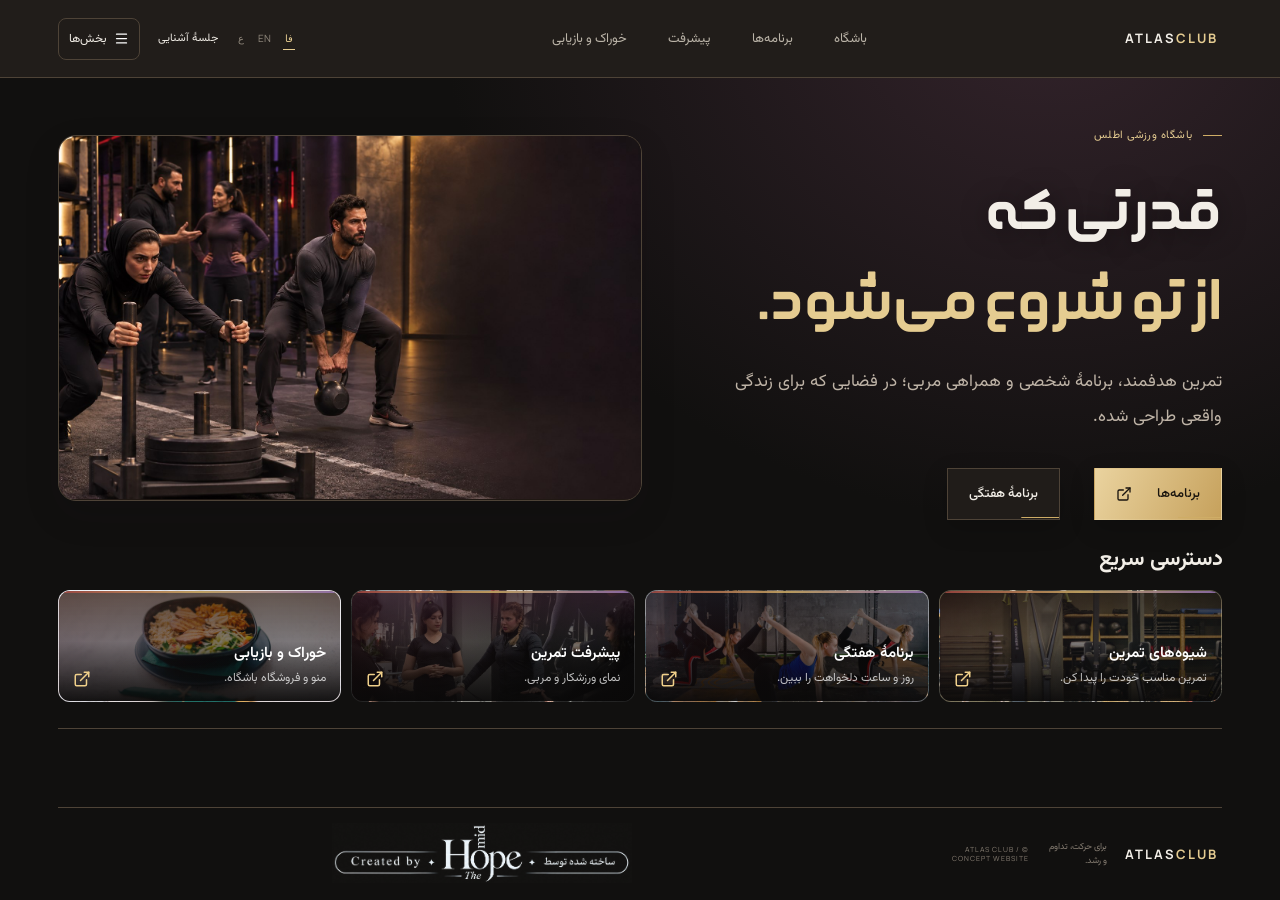
<file: index.html>
<!doctype html>
<html lang="fa" dir="rtl">
<head>
  <meta charset="utf-8"><meta name="viewport" content="width=device-width, initial-scale=1">
  <meta name="theme-color" content="#11100f">
  <script>
    try {
      if (localStorage.getItem("atlas-theme") === "light") document.documentElement.dataset.theme = "light";
    } catch {}
  </script>
  <meta name="description" content="ATLAS CLUB — تمرین، همراهی مربی و مسیر پیشرفت در یک تجربهٔ باشگاهی.">
  <title>ATLAS CLUB — باشگاه تمرین و تندرستی</title>
  <link rel="preload" href="assets/fonts/Vazirmatn-wght.ttf" as="font" type="font/ttf" crossorigin>
  <link rel="preload" href="assets/fonts/Manrope-wght.ttf" as="font" type="font/ttf" crossorigin>
  <link rel="preload" href="assets/fonts/Nimkat-Medium.ttf" as="font" type="font/ttf" crossorigin>
  <link rel="preload" href="assets/hero/atlas-club-hero.jpg" as="image" fetchpriority="high">
  <link rel="stylesheet" href="styles.css?v=atlas-scroll-bizi"><link rel="stylesheet" href="atlas-hero.css?v=atlas-scroll-bizi"><script defer src="assets/vendor/gsap.min.js"></script><script defer src="app.js?v=atlas-scroll-bizi"></script>
</head>
<body data-view="home">
  <div class="read-progress" aria-hidden="true"><span id="read-progress"></span></div>
  <header class="topbar">
    <a class="brand" href="#home" aria-label="ATLAS Club home"><span class="brand-name">ATLAS<span>CLUB</span></span></a>
    <nav class="main-nav" id="main-nav" aria-label="Primary navigation"><a href="#method" data-i18n="nav_method">باشگاه</a><a href="#programs" data-i18n="nav_programs">برنامه‌ها</a><a href="#dashboard" data-i18n="nav_progress">پیشرفت</a><a href="#fuel" data-i18n="nav_fuel">خوراک و بازیابی</a></nav>
    <div class="top-actions"><div class="locale" role="group" aria-label="Language"><button data-lang="fa" aria-pressed="true">فا</button><button data-lang="en" aria-pressed="false">EN</button><button data-lang="ar" aria-pressed="false">ع</button></div><button class="nav-cta" data-open-lead><span data-i18n="nav_cta">جلسهٔ آشنایی</span></button><button class="nav-toggle" id="nav-toggle" aria-label="بخش‌ها" aria-controls="section-menu" aria-expanded="false"><span class="nav-toggle-icon" aria-hidden="true"><img class="menu-art" src="assets/icons/menu.svg" alt=""><img class="close-art" src="assets/icons/x.svg" alt=""></span><span data-i18n="nav_menu">بخش‌ها</span></button></div>
    <nav class="section-menu" id="section-menu" aria-label="بخش‌های تخصصی" hidden>
      <button class="theme-switch" id="theme-switch" type="button" role="switch" aria-checked="false"><i class="icon theme-icon" aria-hidden="true"></i><span data-i18n="light_theme">حالت روشن</span><span class="switch-track" aria-hidden="true"></span></button>
      <a href="#home" data-i18n="nav_home">صفحهٔ اصلی</a><a href="#method" data-i18n="nav_method">باشگاه</a><a href="#journey" data-i18n="nav_journey">مسیر تمرین</a><a href="#programs" data-i18n="nav_programs">برنامه‌ها</a><a href="#schedule" data-i18n="nav_schedule">برنامهٔ هفتگی</a><a href="#dashboard" data-i18n="nav_progress">پیشرفت</a><a href="#timer" data-i18n="nav_timer">تایمر تمرین</a><a href="#coaches" data-i18n="nav_coaches">مربیان</a><a href="#fuel" data-i18n="nav_fuel">خوراک و بازیابی</a><a href="#join" data-i18n="nav_join">عضویت</a>
    </nav>
  </header>

  <main id="home">
    <section class="hero" aria-labelledby="hero-heading">
      <div class="hero-content">
        <p class="eyebrow"><span class="eyebrow-mark"></span><span data-i18n="club_name">باشگاه ورزشی اطلس</span></p>
        <h1 id="hero-heading" data-i18n="hero_title">قدرتی که<br><em>از تو شروع می‌شود.</em></h1>
        <p class="hero-copy" data-i18n="hero_copy">تمرین هدفمند، برنامهٔ شخصی و همراهی مربی؛ در فضایی که برای زندگی واقعی طراحی شده.</p>
        <div class="hero-actions"><a class="button button-gold" href="#programs"><span data-i18n="nav_programs">برنامه‌ها</span><i class="icon icon-next" aria-hidden="true"></i></a><a class="button button-quiet" href="#schedule"><span data-i18n="nav_schedule">برنامهٔ هفتگی</span></a></div>
      </div>
      <div class="hero-film">
        <video id="training-film" muted loop playsinline preload="none" poster="assets/hero/atlas-club-hero.jpg" data-src="assets/hero/training-loop.mp4" aria-hidden="true"></video>
      </div>
    </section>

    <div class="ticker" aria-hidden="true"><div class="ticker-track"><span>MOVE WITH PURPOSE</span><span data-i18n="ticker_a">تمرین با هدف</span><span>RECOVER WITH CARE</span><span data-i18n="ticker_b">پیشرفت در ریتم تو</span><span>MOVE WITH PURPOSE</span><span data-i18n="ticker_a">تمرین با هدف</span><span>RECOVER WITH CARE</span></div></div>

    <section class="home-access section-wrap" id="home-access" aria-labelledby="home-access-title">
      <div class="home-access-heading"><h2 id="home-access-title" data-i18n="access_title">دسترسی سریع</h2></div>
      <div class="home-access-grid">
        <a class="home-access-card access-training" href="#programs"><span class="access-number">01</span><span class="access-copy"><strong data-i18n="access_training">شیوه‌های تمرین</strong><small data-i18n="access_training_copy">تمرین مناسب خودت را پیدا کن.</small></span><i class="icon icon-external-link access-arrow" aria-hidden="true"></i></a>
        <a class="home-access-card access-schedule" href="#schedule"><span class="access-number">02</span><span class="access-copy"><strong data-i18n="access_schedule">برنامهٔ هفتگی</strong><small data-i18n="access_schedule_copy">روز و ساعت دلخواهت را ببین.</small></span><i class="icon icon-external-link access-arrow" aria-hidden="true"></i></a>
        <a class="home-access-card access-progress" href="#dashboard"><span class="access-number">03</span><span class="access-copy"><strong data-i18n="access_progress">پیشرفت تمرین</strong><small data-i18n="access_progress_copy">نمای ورزشکار و مربی.</small></span><i class="icon icon-external-link access-arrow" aria-hidden="true"></i></a>
        <a class="home-access-card access-fuel" href="#fuel"><span class="access-number">04</span><span class="access-copy"><strong data-i18n="access_fuel">خوراک و بازیابی</strong><small data-i18n="access_fuel_copy">منو و فروشگاه باشگاه.</small></span><i class="icon icon-external-link access-arrow" aria-hidden="true"></i></a>
      </div>
    </section>

    <section class="manifesto section-wrap" id="method">
      <div class="section-head"><span class="section-no">01</span><span class="section-kicker" data-i18n="method_kicker">روش اطلس</span><span class="section-rule"></span><span class="section-english">A PRACTICE THAT FITS LIFE</span></div>
      <div class="manifesto-grid"><h2 class="editorial-title reveal" data-i18n="method_title">بدنِ قوی‌تر،<br><em>با مسیر خودت.</em></h2><div class="manifesto-copy reveal"><p data-i18n="method_copy">قرار نیست زندگی‌ات دور تمرین بچرخد. ما برنامه و همراهی را طوری کنار هم می‌گذاریم که حرکت‌کردن به بخشی از زندگی‌ات تبدیل شود؛ آرام، پیوسته و قابل‌اندازه‌گیری.</p><a class="inline-link" href="#journey"><span data-i18n="method_link">مسیر تمرین را ببین</span><i class="icon icon-external-link icon-reverse" aria-hidden="true"></i></a></div></div>
      <div class="principle-row">
        <article class="principle reveal"><i class="icon icon-activity" aria-hidden="true"></i><span class="principle-index">01 / INTENTION</span><h3 data-i18n="p1_title">هدف روشن</h3><p data-i18n="p1_copy">برنامه‌ای متناسب با زمان، سطح و هدف تو.</p></article>
        <article class="principle reveal"><i class="icon icon-users" aria-hidden="true"></i><span class="principle-index">02 / SUPPORT</span><h3 data-i18n="p2_title">مربی همراه</h3><p data-i18n="p2_copy">بازخورد انسانی؛ با احترام به ریتم پیشرفتت.</p></article>
        <article class="principle reveal"><i class="icon icon-chart" aria-hidden="true"></i><span class="principle-index">03 / PROGRESS</span><h3 data-i18n="p3_title">پیشرفت قابل‌دیدن</h3><p data-i18n="p3_copy">عادت و تلاش را دنبال کن؛ بدون مسابقه با دیگران.</p></article>
      </div>
    </section>

    <section class="journey section-wrap" id="journey">
      <div class="section-head"><span class="section-no">02</span><span class="section-kicker" data-i18n="journey_kicker">از شروع تا تداوم</span><span class="section-rule"></span><span class="section-english">THE ATLAS METHOD</span></div>
      <div class="journey-layout">
        <div class="journey-visual"><div class="journey-card" id="journey-card" data-current="0"><div class="journey-card-head"><span class="mini-brand">ATLAS / ROUTE</span><span class="route-state" data-i18n="route_label">مسیر نمونه</span></div><div class="route-total"><span id="route-count">01</span><span class="route-count-label" data-i18n="route_step">از ۰۳ مرحله</span></div><div class="route-graphic"><span class="route-line"><i id="route-fill"></i></span><span class="route-node is-active" data-route-node="0"><i class="icon icon-activity"></i></span><span class="route-node" data-route-node="1"><i class="icon icon-calendar"></i></span><span class="route-node" data-route-node="2"><i class="icon icon-chart"></i></span></div><div class="route-copy"><span class="route-label" id="route-eyebrow">01 / START</span><h3 id="route-title" data-i18n="route_title_0">نقطهٔ شروع تو</h3><p id="route-desc" data-i18n="route_desc_0">هدف، زمان و سطح فعلی را مشخص می‌کنیم تا مسیر از جای درست شروع شود.</p></div><div class="route-foot"><span data-i18n="route_foot">قدم بعدی با توست</span><span class="route-arrows">01 <i>—</i> 03</span></div></div><div class="journey-glow" aria-hidden="true"></div></div>
        <div class="journey-steps"><article class="journey-step is-active" data-step="0"><div class="step-number">01</div><div><span class="step-kicker" data-i18n="step_kicker_0">START / شناخت</span><h3 data-i18n="step_title_0">از وضعیت امروز شروع کن.</h3><p data-i18n="step_copy_0">هدف و تجربه‌ات را مرور کن. برنامه از تو شروع می‌شود؛ نه از یک نسخهٔ آماده.</p></div></article>
          <article class="journey-step" data-step="1"><div class="step-number">02</div><div><span class="step-kicker" data-i18n="step_kicker_1">BUILD / تمرین</span><h3 data-i18n="step_title_1">ریتمی بساز که می‌ماند.</h3><p data-i18n="step_copy_1">جلسه‌ها و همراهی مربی را با برنامهٔ هفتگی هماهنگ کن.</p></div></article>
          <article class="journey-step" data-step="2"><div class="step-number">03</div><div><span class="step-kicker" data-i18n="step_kicker_2">GROW / ادامه</span><h3 data-i18n="step_title_2">پیشرفت را با خودت بسنج.</h3><p data-i18n="step_copy_2">تمرین و بازیابی را ثبت کن و با مربی دربارهٔ قدم بعدی حرف بزن.</p></div></article>
        </div>
      </div>
    </section>

    <section class="programs section-wrap" id="programs">
      <div class="section-head"><span class="section-no">03</span><span class="section-kicker" data-i18n="program_kicker">شیوه‌های تمرین</span><span class="section-rule"></span><span class="section-english">FIND YOUR WAY TO MOVE</span></div>
      <div class="program-intro"><h2 class="editorial-title reveal" data-i18n="program_title">برای قدرت،<br><em>برای حرکت، برای تو.</em></h2><p class="reveal" data-i18n="program_copy">فضا و کلاس را بر اساس هدف و احساست انتخاب کن. برنامهٔ نهایی با مربی و شرایط واقعی باشگاه هماهنگ می‌شود.</p></div>
      <div class="program-grid">
        <article class="program-card reveal"><div class="program-photo strength-photo" data-scroll-photo role="img" aria-label="Strength training in a gym"><span class="photo-bottom"><span class="program-tag" data-i18n="program_tag_1">تمرین مقاومتی</span></span></div><div class="program-detail"><div><h3 data-i18n="program_1">قدرت و آمادگی</h3><p data-i18n="program_1_copy">تمرین مرحله‌ای برای ساختن پایهٔ قوی.</p></div><a href="#schedule" class="circle-link"><span data-i18n="program_link">برنامهٔ کلاس‌ها</span></a></div></article>
        <article class="program-card reveal"><div class="program-photo mobility-photo" data-scroll-photo role="img" aria-label="Bright gym interior and equipment"><span class="photo-bottom"><span class="program-tag" data-i18n="program_tag_2">حرکت و بازیابی</span></span></div><div class="program-detail"><div><h3 data-i18n="program_2">تعادل و تحرک</h3><p data-i18n="program_2_copy">جلسه‌هایی برای انعطاف و کنترل حرکت.</p></div><a href="#schedule" class="circle-link"><span data-i18n="program_link">برنامهٔ کلاس‌ها</span></a></div></article>
        <article class="program-card reveal"><div class="program-photo group-photo" data-scroll-photo role="img" aria-label="Gym equipment for group training"><span class="photo-bottom"><span class="program-tag" data-i18n="program_tag_3">با هم تمرین کنیم</span></span></div><div class="program-detail"><div><h3 data-i18n="program_3">جلسهٔ گروهی</h3><p data-i18n="program_3_copy">تمرین همراه با انرژی جمع و هدایت مربی.</p></div><a href="#schedule" class="circle-link"><span data-i18n="program_link">برنامهٔ کلاس‌ها</span></a></div></article>
      </div>
      <div class="program-footnote"><span data-i18n="program_note">تصاویر و برنامه‌ها برای نمایش این نمونه ساخته شده‌اند؛ جزئیات کلاس به باشگاه واقعی وابسته است.</span></div>
    </section>

    <section class="schedule-section" id="schedule"><div class="section-wrap schedule-wrap">
      <div class="section-head"><span class="section-no">04</span><span class="section-kicker" data-i18n="schedule_kicker">برنامهٔ هفتگی</span><span class="section-rule"></span><span class="section-english">MOVE AT YOUR PACE</span></div>
      <div class="schedule-heading"><h2 class="editorial-title reveal" data-i18n="schedule_title">یک زمان برای<br><em>خودت پیدا کن.</em></h2><div class="schedule-side reveal"><p data-i18n="schedule_copy">این جدول نمونه نشان می‌دهد رزرو کلاس‌ها چطور می‌تواند ساده و روشن باشد.</p><span class="schedule-demo"><i></i><span data-i18n="schedule_demo">نمونهٔ تعاملی</span></span></div></div>
      <div class="schedule-panel reveal"><div class="schedule-tabs" role="tablist" aria-label="Weekly class schedule"><button role="tab" aria-selected="true" data-day="0"><span data-i18n="day_0">شنبه</span><small>01</small></button><button role="tab" aria-selected="false" data-day="1"><span data-i18n="day_1">یکشنبه</span><small>02</small></button><button role="tab" aria-selected="false" data-day="2"><span data-i18n="day_2">دوشنبه</span><small>03</small></button><button role="tab" aria-selected="false" data-day="3"><span data-i18n="day_3">سه‌شنبه</span><small>04</small></button><button role="tab" aria-selected="false" data-day="4"><span data-i18n="day_4">چهارشنبه</span><small>05</small></button><button role="tab" aria-selected="false" data-day="5"><span data-i18n="day_5">پنج‌شنبه</span><small>06</small></button></div><div class="class-list" id="class-list" role="tabpanel" aria-live="polite"></div><div class="schedule-bottom"><span data-i18n="schedule_footer">برای دیدن ظرفیت و ساعت واقعی، اطلاعات باشگاه لازم است.</span><a href="#join"><span data-i18n="schedule_link">از مسیر عضویت بپرس</span><i class="icon icon-external-link" aria-hidden="true"></i></a></div></div>
    </div></section>

    <section class="dashboard-section section-wrap" id="dashboard">
      <div class="section-head"><span class="section-no">05</span><span class="section-kicker" data-i18n="dashboard_kicker">اتاق کنترل تمرین</span><span class="section-rule"></span><span class="section-english">ATLAS / PULSE</span></div>
      <div class="dashboard-heading"><div><h2 class="editorial-title reveal" data-i18n="dashboard_title">داده برای فهمیدن،<br><em>نه برای قضاوت.</em></h2><p class="dashboard-description reveal" data-i18n="dashboard_copy">نمای نمونهٔ پنل ورزشکار و مربی. داده‌ها ساختگی و صرفاً نمایشی‌اند تا جریان کار را ببینی.</p></div><div class="dashboard-switch reveal" role="group" aria-label="Choose dashboard view"><button class="is-active" data-role="athlete" data-i18n="role_athlete">ورزشکار</button><button data-role="coach" data-i18n="role_coach">مربی</button></div></div>
      <div class="timer-feature reveal" id="timer"><div class="timer-feature-copy"><span class="timer-source-mark">ANIMORIO / TRAINING TIMER</span><h3 data-i18n="timer_title">استراحت را ثبت کن.<br><em>تمرین را ادامه بده.</em></h3><p data-i18n="timer_copy">تایمر ست و استراحت برگرفته از نمونهٔ اصلی Animorio؛ با ثبت ست، زمان استراحت و حجم تمرین را دنبال کن.</p></div><iframe class="timer-frame" title="Interactive workout rest timer from Animorio" src="assets/animorio/gym-rest-timer/index.html" loading="lazy" data-atlas-timer></iframe></div>
      <div class="pulse-app reveal"><div class="pulse-top"><div class="pulse-logo"><span></span><b>ATLAS / PULSE</b><small data-i18n="demo_badge">دادهٔ نمونه</small></div><span class="pulse-profile"><i class="profile-dot">A</i><span data-i18n="demo_profile">حساب نمایشی</span></span></div>
        <div class="pulse-body"><aside class="pulse-rail"><span class="rail-selected"><i class="icon icon-house"></i></span><span><i class="icon icon-chart"></i></span><span><i class="icon icon-calendar"></i></span><span><i class="icon icon-users"></i></span></aside>
          <div class="pulse-content"><div class="pulse-greeting"><div><span class="micro-label" id="pulse-view-label" data-i18n="athlete_view">نمای ورزشکار</span><h3 id="pulse-greeting" data-i18n="pulse_greeting_athlete">امروز چطور پیش می‌رویم؟</h3></div><div class="period-switch" role="group" aria-label="Activity period"><button class="is-active" data-period="week" data-i18n="period_week">هفته</button><button data-period="month" data-i18n="period_month">ماه</button></div></div>
            <div class="pulse-metrics"><article class="pulse-metric"><span id="metric-label-a" data-i18n="metric_a">جلسه‌های ثبت‌شده</span><strong id="metric-a">03</strong><small id="metric-note-a" data-i18n="metric_note_a">از برنامهٔ هفتگی · نمونه</small><div class="metric-line"><i id="metric-line-a"></i></div></article><article class="pulse-metric"><span id="metric-label-b" data-i18n="metric_b">دقایق حرکت</span><strong id="metric-b">146<small> min</small></strong><small id="metric-note-b" data-i18n="metric_note_b">این هفته · نمونه</small><div class="metric-bars" id="metric-bars"><i style="--h:42%"></i><i style="--h:68%"></i><i style="--h:35%"></i><i style="--h:90%"></i><i style="--h:57%"></i><i style="--h:74%"></i><i style="--h:45%"></i></div></article><article class="pulse-metric focus-metric"><span data-i18n="metric_c">تمرکز برنامه</span><strong id="metric-c" data-i18n="metric_focus_value">قدرت پایه</strong><small data-i18n="metric_note_c">برنامهٔ نمایشی · بدون توصیهٔ پزشکی</small><div class="focus-bars"><i></i><i></i><i></i><i></i><i></i><i></i></div></article></div>
            <div class="pulse-lower"><div class="activity-card"><div class="activity-head"><div><span class="micro-label" data-i18n="activity_label">روند فعالیت</span><b data-i18n="activity_title">ثبات را ببین</b></div><span class="chart-legend"><i></i><span data-i18n="chart_legend">جلسه در هفته</span></span></div><div class="activity-graph"><span class="graph-y"><i>4</i><i>3</i><i>2</i><i>0</i></span><svg viewBox="0 0 600 160" preserveAspectRatio="none" role="img" aria-label="Sample weekly activity graph"><defs><linearGradient id="pulse-gradient" x1="0" x2="0" y1="0" y2="1"><stop offset="0" stop-color="#c8a45c" stop-opacity=".30"/><stop offset="1" stop-color="#c8a45c" stop-opacity="0"/></linearGradient></defs><path class="graph-fill" id="graph-fill" d="M0 116 C50 110 60 81 118 95 S180 120 235 73 S303 97 356 63 S416 81 478 43 S545 66 600 24 L600 160 L0 160Z"/><path class="graph-stroke" id="graph-stroke" d="M0 116 C50 110 60 81 118 95 S180 120 235 73 S303 97 356 63 S416 81 478 43 S545 66 600 24"/><circle class="graph-point" cx="478" cy="43" r="5"/></svg></div><div class="graph-x"><span data-i18n="graph_start">شروع</span><span data-i18n="graph_mid">میانه</span><span data-i18n="graph_end">امروز</span></div></div>
              <div class="next-session"><div class="next-session-top"><span class="micro-label" data-i18n="next_label">پیشنهاد بعدی</span><i class="icon icon-calendar"></i></div><h4 id="next-title" data-i18n="next_title_athlete">جلسهٔ قدرت پایه</h4><p id="next-copy" data-i18n="next_copy_athlete">بر اساس برنامهٔ نمونه · ۴۵ دقیقه</p><button class="outline-small" id="reminder-button"><span data-i18n="remind">یادآوری</span><i class="icon icon-plus" aria-hidden="true"></i></button></div></div>
            <p class="sample-note" data-i18n="sample_note">این داشبورد به ساعت، حساب کاربری یا پایگاه داده وصل نیست؛ همهٔ اعداد نمونه‌اند.</p>
          </div>
        </div>
      </div>
    </section>

    <section class="coach-section section-wrap" id="coaches">
      <div class="section-head"><span class="section-no">06</span><span class="section-kicker" data-i18n="coach_kicker">مربی کنار تو</span><span class="section-rule"></span><span class="section-english">COACHING / HUMAN FIRST</span></div>
      <div class="coach-layout"><div class="coach-copy reveal"><span class="coach-overline">ATLAS / COACHING</span><h2 class="editorial-title" data-i18n="coach_title">حضور مربی،<br><em>بیشتر از یک برنامه.</em></h2><p data-i18n="coach_copy">برای تنظیم مسیر، اصلاح حرکت و پاسخ به سؤال‌ها. پروفایل و زمان‌بندی مربی در این نمونه واقعی نیست و باید با اطلاعات باشگاه جایگزین شود.</p><a class="inline-link" href="#dashboard"><span data-i18n="coach_link">نمای مربی در پنل را ببین</span><i class="icon icon-external-link" aria-hidden="true"></i></a></div><div class="coach-visual reveal"><div class="coach-photo" role="img" aria-label="Modern gym interior with strength equipment"></div><div class="coach-photo-vignette"></div><div class="coach-stamp"><span>COACHING</span><b>01</b><i class="icon icon-users"></i></div><div class="coach-caption"><span data-i18n="coach_demo">تصویر نمونه · پروفایل واقعی وارد نشده</span><span>ATLAS / PEOPLE</span></div></div></div>
    </section>

    <section class="fuel-section" id="fuel"><div class="section-wrap fuel-wrap">
      <div class="section-head"><span class="section-no">07</span><span class="section-kicker" data-i18n="fuel_kicker">خوراک و بازیابی</span><span class="section-rule"></span><span class="section-english">TABLE / FUEL</span></div>
      <div class="fuel-heading"><h2 class="editorial-title reveal" data-i18n="fuel_title">بیرون از سالن هم،<br><em>همراه مسیرت.</em></h2><p class="reveal" data-i18n="fuel_copy">یک منوی باشگاه و فروشگاه نمونه برای نمایش تجربهٔ انتخاب. ترکیب و قیمت واقعی باید از خود مجموعه بیاید.</p></div>
      <div class="fuel-grid"><article class="fuel-card reveal"><div class="fuel-image meal-image" role="img" aria-label="A balanced meal served at a gym cafe"><span class="fuel-image-tag">ATLAS / TABLE</span><span class="fuel-image-num">01</span><button class="add-item" data-add="meal" aria-label="Add sample meal to cart"><i class="icon icon-plus"></i></button></div><div class="fuel-card-body"><span class="fuel-type" data-i18n="meal_type">کافهٔ باشگاه · نمونه</span><div class="fuel-card-title"><div><h3 data-i18n="meal_title">میز اطلس</h3><p data-i18n="meal_copy">منوی روز با انتخاب‌های متنوع</p></div><i class="icon icon-external-link fuel-arrow" aria-hidden="true"></i></div><div class="fuel-row"><span data-i18n="meal_item">کاسهٔ غلات و سبزیجات</span><span data-i18n="demo_menu">منوی نمایشی</span></div><div class="fuel-row"><span data-i18n="meal_item_2">رپ گریل‌شده</span><span data-i18n="demo_menu">منوی نمایشی</span></div></div></article>
        <article class="fuel-card reveal"><div class="fuel-image shop-image" role="img" aria-label="Unbranded protein powder and shaker"><span class="fuel-image-tag">ATLAS / FUEL</span><span class="fuel-image-num">02</span><button class="add-item" data-add="shop" aria-label="Add sample product to cart"><i class="icon icon-plus"></i></button></div><div class="fuel-card-body"><span class="fuel-type" data-i18n="shop_type">فروشگاه بازیابی · نمونه</span><div class="fuel-card-title"><div><h3 data-i18n="shop_title">انتخاب‌های بعد تمرین</h3><p data-i18n="shop_copy">محصولات نمونه؛ بدون اتصال به پرداخت</p></div><i class="icon icon-external-link fuel-arrow" aria-hidden="true"></i></div><div class="fuel-row"><span data-i18n="shop_item">پروتئین وانیلی</span><span data-i18n="demo_product">محصول نمایشی</span></div><div class="fuel-row"><span data-i18n="shop_item_2">شیکر چندبارمصرف</span><span data-i18n="demo_product">محصول نمایشی</span></div></div></article></div>
      <div class="cart-status" id="cart-status" role="status" aria-live="polite"><span class="cart-icon"><i class="icon icon-cart"></i></span><span data-i18n="cart_message">به سبد نمایشی اضافه شد</span><b id="cart-count">0</b></div><p class="fuel-disclaimer" data-i18n="fuel_disclaimer">این بخش توصیهٔ پزشکی یا تغذیه‌ای نیست؛ سفارش و پرداخت در این نمونه فعال نیست.</p>
    </div></section>

    <section class="membership section-wrap" id="join"><div class="section-head"><span class="section-no">08</span><span class="section-kicker" data-i18n="join_kicker">قدم اول</span><span class="section-rule"></span><span class="section-english">MEMBERSHIP / BY DESIGN</span></div><div class="membership-top"><div><h2 class="editorial-title reveal" data-i18n="join_title">از خودت شروع کن.<br><em>یک جلسه، یک مسیر.</em></h2><p class="reveal" data-i18n="join_copy">گزینه‌های عضویت در این صفحه نمونه‌اند. باشگاه می‌تواند قیمت، امکانات و ظرفیت‌های واقعی‌اش را اینجا نمایش دهد.</p></div><button class="button button-gold reveal" data-open-lead><span data-i18n="join_cta">درخواست آشنایی</span><i class="icon icon-external-link button-arrow" aria-hidden="true"></i></button></div><div class="membership-grid"><article class="membership-card reveal"><span class="membership-no">01</span><span class="membership-kind" data-i18n="tier_1_kicker">خودراهبر</span><h3 data-i18n="tier_1">پایه</h3><p data-i18n="tier_1_copy">دسترسی به فضای تمرین و برنامهٔ هفتگی باشگاه.</p><button data-open-lead data-tier="basic"><span data-i18n="tier_cta">جزئیات عضویت</span><i class="icon icon-external-link" aria-hidden="true"></i></button></article><article class="membership-card membership-featured reveal"><span class="membership-no">02</span><span class="membership-kind" data-i18n="tier_2_kicker">همراه مربی</span><h3 data-i18n="tier_2">هدایت‌شده</h3><p data-i18n="tier_2_copy">جلسه‌های برنامه‌ریزی‌شده و بازخورد مربی.</p><button data-open-lead data-tier="coach"><span data-i18n="tier_cta">جزئیات عضویت</span><i class="icon icon-external-link" aria-hidden="true"></i></button></article><article class="membership-card reveal"><span class="membership-no">03</span><span class="membership-kind" data-i18n="tier_3_kicker">باشگاه کامل</span><h3 data-i18n="tier_3">ترکیبی</h3><p data-i18n="tier_3_copy">تمرین، کلاس گروهی و تجربهٔ خوراک باشگاه.</p><button data-open-lead data-tier="complete"><span data-i18n="tier_cta">جزئیات عضویت</span><i class="icon icon-external-link" aria-hidden="true"></i></button></article></div><p class="tier-note" data-i18n="tier_note">این بسته‌ها صرفاً مدل محتوای سایت هستند؛ قیمت و شرایط واقعی ندارند.</p></section>

    <section class="closing"><div class="closing-lines" aria-hidden="true"><i></i><i></i><i></i></div><div class="closing-content reveal"><span class="closing-kicker">ATLAS CLUB / START WHERE YOU ARE</span><h2 data-i18n="closing_title">حرکت بعدی،<br><em>از همین‌جا.</em></h2><p data-i18n="closing_copy">مسیر خوب با یک انتخاب کوچک آغاز می‌شود.</p><button class="button button-gold" data-open-lead><span data-i18n="closing_cta">برای آشنایی پیام بده</span><i class="icon icon-external-link button-arrow" aria-hidden="true"></i></button></div><span class="closing-watermark">AT—09</span></section>
  </main>
  <footer class="footer section-wrap"><a class="brand" href="#home"><span class="brand-name">ATLAS<span>CLUB</span></span></a><span data-i18n="footer_line">برای حرکت، تداوم و رشد.</span><span class="footer-meta">© ATLAS CLUB / CONCEPT WEBSITE</span><a class="maker-mark" href="https://hopebyomid.ir/" aria-label="بازدید از وب‌سایت هوپ بای امید"><svg viewBox="150 115 1480 300" role="img" aria-hidden="true"><image href="assets/brand/creator-mark.png" width="1774" height="887"/></svg></a></footer>

  <div class="modal-backdrop" id="lead-modal" aria-hidden="true"><section class="lead-dialog" role="dialog" aria-modal="true" aria-labelledby="lead-title"><button class="modal-close" id="modal-close" aria-label="Close dialog"><i class="icon icon-x" aria-hidden="true"></i></button><span class="modal-kicker">ATLAS / FIRST SESSION</span><h2 id="lead-title" data-i18n="modal_title">از کجا شروع کنیم؟</h2><p data-i18n="modal_copy">این فرم فقط برای نمایش جریان عضویت است و اطلاعات ارسال یا ذخیره نمی‌شوند.</p><form id="lead-form"><label><span data-i18n="field_name">نام</span><input name="name" required autocomplete="name" placeholder="—" data-placeholder="placeholder_name"></label><label><span data-i18n="field_goal">تمرکز تمرین</span><select name="goal"><option value="strength" data-i18n="goal_strength">قدرت و آمادگی</option><option value="mobility" data-i18n="goal_mobility">حرکت و تعادل</option><option value="group" data-i18n="goal_group">تمرین گروهی</option></select></label><button class="button button-gold" type="submit"><span data-i18n="form_submit">ادامه در نسخهٔ نمایشی</span><i class="icon icon-external-link button-arrow" aria-hidden="true"></i></button><div class="form-result" id="form-result" role="status" aria-live="polite"></div></form></section></div>
  <div class="toast" id="toast" role="status" aria-live="polite"></div>
</body>
</html>
</file>
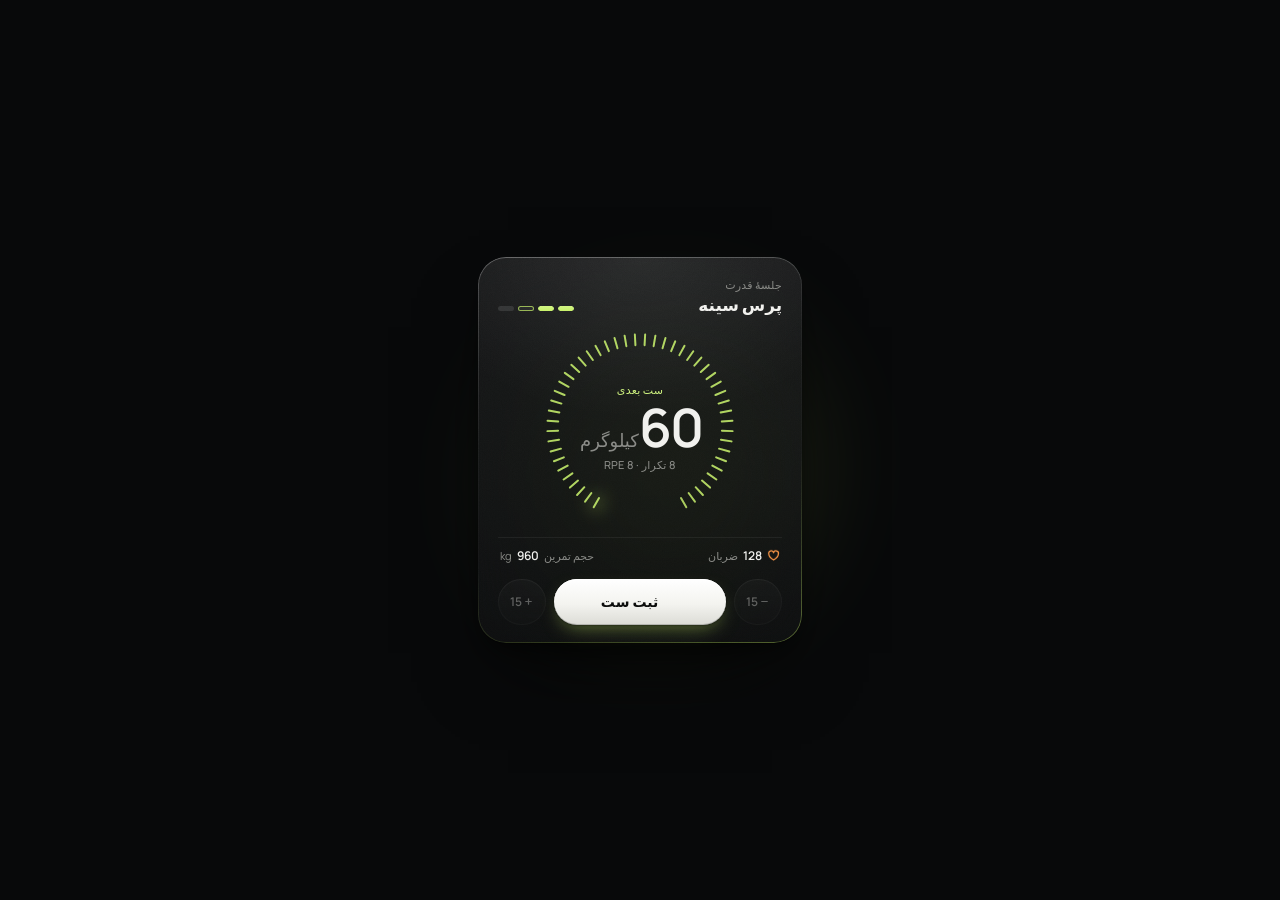
<file: assets/animorio/gym-rest-timer/index.html>
<!doctype html>
<!--
  "The gym rest timer with the set that logs itself" from Animorio · https://animorio.com
  License: free on your own sites and your clients’ sites, paid work included.
  Not for resale, redistribution, templates or code collections · https://animorio.com/en/license/
-->
<html lang="fa" dir="rtl">
<head>
  <meta charset="utf-8">
  <meta name="viewport" content="width=device-width, initial-scale=1">
  <title>تایمر تمرین اطلس</title>
  <style>@font-face{font-family:'Mona Sans Variable';src:url('../../fonts/Manrope-wght.ttf') format('truetype');font-style:normal;font-weight:200 800;font-display:swap}</style>
  <link rel="stylesheet" href="style.css">
</head>
<body>
  <main class="stage" data-stage>
    <span class="stage__glow stage__glow--warm" data-glow-warm aria-hidden="true"></span>
    <span class="stage__glow stage__glow--go" data-glow-go aria-hidden="true"></span>

    <!-- the rest timer widget of a strength training app: a card of smoked glass. On top the exercise and the sets of
         it as small capsules; in the middle a dial of thin ticks around the weight of the next set or, while resting,
         the time left with digits that roll; under it the heart rate coming down and the volume of the day; at the
         bottom minus 15, the main button and plus 15 -->
    <article class="rest" data-card aria-label="Rest timer">
      <span class="rest__edge" aria-hidden="true"></span>
      <span class="rest__grain" aria-hidden="true"></span>

      <header class="rest__head">
        <div class="rest__titles">
          <p class="rest__day" data-day>جلسهٔ قدرت</p>
          <h2 class="rest__ex"><span class="rest__ex-in" data-ex>پرس سینه</span></h2>
        </div>
        <div class="rest__sets" data-sets aria-label="Sets"></div>
      </header>

      <div class="rest__dial" data-dial>
        <svg class="rest__glowarc" viewBox="0 0 220 220" aria-hidden="true">
          <path data-glowarc pathLength="1" d=""/>
        </svg>
        <svg class="rest__ticks" viewBox="0 0 220 220" aria-hidden="true">
          <g data-ticks-off></g>
          <g data-ticks-on></g>
          <line class="rest__lead" data-lead x1="110" y1="4" x2="110" y2="22"/>
        </svg>

        <div class="rest__center">
          <p class="rest__label"><span data-label>ست بعدی</span></p>
          <div class="rest__big">
            <p class="rest__weight" data-weight><span class="rest__kg" data-kg>80</span><span class="rest__unit" data-unit>کیلوگرم</span></p>
            <p class="rest__time" data-time aria-hidden="true"></p>
          </div>
          <p class="rest__sub"><span data-sub>۸ تکرار · RPE 8</span></p>
        </div>
      </div>

      <div class="rest__meta">
          <span class="rest__stat">
          <svg class="rest__heart" data-heart viewBox="0 0 16 16" aria-hidden="true"><path d="M8 13.4S2.2 9.9 2.2 6.1A2.9 2.9 0 0 1 8 4.6a2.9 2.9 0 0 1 5.8 1.5c0 3.8-5.8 7.3-5.8 7.3z"/></svg>
          <span class="rest__num" data-hr>128</span><span class="rest__small" data-bpm>ضربان</span>
        </span>
        <span class="rest__stat rest__stat--right">
          <span class="rest__small" data-volume>حجم تمرین</span><span class="rest__num" data-vol>1,280</span><span class="rest__small" data-volume-unit>kg</span>
        </span>
      </div>

      <footer class="rest__actions">
        <button class="rest__side" type="button" data-minus aria-label="۱۵ ثانیه از استراحت کم کن" disabled>
          <span class="rest__side-face" data-face>
            <svg viewBox="0 0 16 16" aria-hidden="true"><path d="M4 8h8"/></svg>
            <span data-step-a>15</span>
          </span>
        </button>
        <button class="rest__main" type="button" data-main data-autoclic>
          <span class="rest__main-face" data-face>
            <span class="rest__main-shine" data-shine aria-hidden="true"></span>
            <svg class="rest__main-icon" viewBox="0 0 16 16" aria-hidden="true">
              <path class="rest__check" data-check pathLength="1" d="M3.4 8.4l3 3 6.2-6.6"/>
              <path class="rest__skip" data-skip d="M4 4.2L7.8 8 4 11.8M8.6 4.2L12.4 8 8.6 11.8"/>
            </svg>
            <span class="rest__main-words"><span data-words>ثبت ست</span></span>
          </span>
        </button>
        <button class="rest__side" type="button" data-plus aria-label="۱۵ ثانیه به استراحت اضافه کن" disabled>
          <span class="rest__side-face" data-face>
            <svg viewBox="0 0 16 16" aria-hidden="true"><path d="M4 8h8M8 4v8"/></svg>
            <span data-step-b>15</span>
          </span>
        </button>
      </footer>
    </article>
    <p class="sr" aria-live="polite" data-live></p>
  </main>

  <script src="../../vendor/gsap.min.js"></script>
  <script src="script.js"></script>
</body>
</html>
</file>
<file: styles.css>
@font-face{font-family:Vazirmatn;src:url('assets/fonts/Vazirmatn-wght.ttf') format('truetype');font-style:normal;font-weight:100 900;font-display:swap}
@font-face{font-family:Estedad;src:url('assets/fonts/Estedad.woff2') format('woff2');font-style:normal;font-weight:100 900;font-display:swap}
@font-face{font-family:Manrope;src:url('assets/fonts/Manrope-wght.ttf') format('truetype');font-style:normal;font-weight:200 800;font-display:swap}
@font-face{font-family:NotoArabic;src:url('assets/fonts/NotoSansArabic-wght.ttf') format('truetype');font-style:normal;font-weight:100 900;font-display:swap}
:root{--bg:#11100f;--bg-soft:#191715;--panel:#201d1a;--ink:#171512;--paper:#e9e1d4;--paper-2:#d9cbb5;--cream:#f2eee7;--muted:#9e968a;--gold:#cfad66;--gold-light:#e5cc91;--red:#a44642;--plum:#684d6e;--brown:#6a4b38;--rule:rgba(239,229,211,.17);--content:1280px;--ease:cubic-bezier(.22,.72,.22,1);color-scheme:dark}
*{box-sizing:border-box}html{scroll-behavior:smooth;scroll-padding-top:88px}body{margin:0;background:var(--bg);color:var(--cream);font-family:Vazirmatn,sans-serif;font-weight:400;overflow-x:hidden}body[lang="en"]{font-family:Manrope,sans-serif}body[lang="ar"]{font-family:NotoArabic,sans-serif}button,input,select{font:inherit}button{color:inherit;cursor:pointer}a{color:inherit;text-decoration:none}img,svg{display:block}.read-progress{position:fixed;inset:0 0 auto;height:2px;z-index:90;pointer-events:none}.read-progress span{display:block;width:100%;height:100%;background:linear-gradient(90deg,var(--red),var(--gold-light));transform:scaleX(0);transform-origin:right}.section-wrap{width:min(calc(100% - 80px),var(--content));margin-inline:auto}.topbar{height:78px;position:sticky;top:0;z-index:50;display:flex;align-items:center;justify-content:space-between;gap:24px;padding-inline:max(40px,calc((100vw - var(--content))/2));background:rgba(17,16,15,.89);border-bottom:1px solid rgba(255,255,255,.07);backdrop-filter:blur(17px)}.brand{display:inline-flex;align-items:center;gap:10px;flex:0 0 auto}.brand-symbol{width:34px;height:34px;border:1px solid rgba(207,173,102,.65);display:grid;place-items:center}.brand-symbol svg{width:25px;fill:none;stroke:var(--gold);stroke-width:1.35;stroke-linecap:round;stroke-linejoin:round}.brand-name{font:700 13px/1 Manrope,sans-serif;letter-spacing:.16em}.brand-name span{color:var(--gold);margin-inline-start:4px}.main-nav{display:flex;align-items:center;gap:clamp(22px,3.2vw,46px);color:#bbb4a8;font-size:12px}.main-nav a{position:relative;transition:color .2s}.main-nav a::after{content:"";height:1px;position:absolute;inset:auto 0 -8px;transform:scaleX(0);transform-origin:right;background:var(--gold);transition:transform .25s var(--ease)}.main-nav a:hover{color:var(--gold-light)}.main-nav a:hover::after{transform:scaleX(1)}.top-actions{display:flex;align-items:center;gap:18px}.locale{display:flex;align-items:center;gap:2px;border:1px solid var(--rule);padding:3px}.locale button{min-width:27px;padding:5px 6px;border:0;background:transparent;color:#928a7e;font:10px Manrope,sans-serif;transition:background .2s,color .2s}.locale button[aria-pressed="true"]{background:var(--gold);color:#191610}.nav-cta{display:flex;align-items:center;gap:15px;border:0;background:none;color:var(--gold-light);font-size:11px;padding:10px 0}.arrow,.button-arrow{font:16px Manrope,sans-serif;transition:transform .25s var(--ease)}.nav-cta:hover .arrow,.button:hover .button-arrow,.inline-link:hover span:last-child{transform:translate(3px,-3px)}.nav-toggle{display:none;width:40px;height:40px;border:1px solid var(--rule);background:transparent;padding:9px}.nav-toggle i{display:block;height:1px;background:var(--gold);margin:6px 0}
.hero{height:min(800px,calc(100svh - 78px));min-height:650px;position:relative;isolation:isolate;overflow:hidden;padding:0 max(40px,calc((100vw - var(--content))/2));display:flex;align-items:center}.hero-photo,.hero-shade{position:absolute;inset:0;z-index:-2}.hero-photo{background-size:cover;background-position:center 42%;transform:scale(1.035);animation:hero-image-in 1.5s var(--ease) both}.hero-shade{z-index:-1;background:linear-gradient(90deg,rgba(13,12,11,.97) 1%,rgba(13,12,11,.89) 27%,rgba(13,12,11,.45) 55%,rgba(13,12,11,.18) 100%),linear-gradient(0deg,rgba(17,16,15,.92),transparent 28%,transparent 75%,rgba(17,16,15,.56))}.hero-topline{position:absolute;top:25px;inset-inline: max(40px,calc((100vw - var(--content))/2));display:flex;justify-content:space-between;align-items:center;font:9px Manrope,sans-serif;letter-spacing:.18em;color:rgba(237,226,203,.74)}.hero-status{display:flex;align-items:center;gap:8px;font:10px Vazirmatn,sans-serif;letter-spacing:0}.hero-status i{width:6px;height:6px;background:var(--gold);border-radius:50%;box-shadow:0 0 0 5px rgba(207,173,102,.11)}.hero-content{position:relative;max-width:700px;padding-block:60px 32px;animation:hero-copy-in .8s .18s var(--ease) both}.eyebrow{display:flex;align-items:center;gap:11px;color:var(--gold-light);font-size:11px;letter-spacing:.04em}.eyebrow-mark{width:19px;height:1px;background:var(--gold)}.hero h1{font-size:clamp(68px,8.8vw,118px);line-height:1.13;letter-spacing:-.065em;font-weight:650;margin:27px 0 20px}.hero h1 em,.editorial-title em,.closing h2 em{font-style:normal;color:var(--gold-light);font-weight:450}.hero-copy{max-width:490px;font-size:15px;line-height:2.05;color:#c4bcb0;margin:0}.hero-actions{display:flex;align-items:center;gap:24px;margin-top:33px}.button{min-height:50px;display:inline-flex;align-items:center;justify-content:center;gap:25px;padding:0 20px;font-size:12px;border:1px solid transparent;transition:transform .25s var(--ease),background .25s,border-color .25s,box-shadow .25s}.button:hover{transform:translateY(-3px)}.button-gold{background:var(--gold);color:#19160f;box-shadow:0 8px 28px rgba(207,173,102,.12)}.button-gold:hover{background:var(--gold-light);box-shadow:0 12px 34px rgba(207,173,102,.23)}.button-quiet{color:#e6ddcd;border-color:rgba(239,229,211,.3);background:rgba(17,16,15,.16)}.button-quiet:hover{border-color:var(--gold)}.down-arrow{font:17px Manrope,sans-serif;color:var(--gold)}.hero-side-note{position:absolute;inset-inline-end:max(40px,calc((100vw - var(--content))/2));bottom:100px;display:flex;align-items:center;gap:12px;color:#c1b8a7;font-size:10px;writing-mode:vertical-rl}.hero-side-note>span:first-child{font:10px Manrope,sans-serif;color:var(--gold)}.side-rule{width:1px;height:40px;background:linear-gradient(var(--gold),transparent)}.hero-index{position:absolute;inset-inline-start:max(40px,calc((100vw - var(--content))/2));bottom:35px;font:8px Manrope,sans-serif;letter-spacing:.2em;color:rgba(224,211,188,.55)}.hero-scroll{position:absolute;bottom:31px;left:50%;transform:translateX(-50%);display:flex;align-items:center;gap:11px;color:#ccc2b2;font-size:10px;white-space:nowrap}.hero-scroll i{width:34px;height:1px;background:var(--gold);transform-origin:right;animation:cue-line 1.8s ease-in-out infinite}.hero-orbit{position:absolute;width:390px;height:125px;inset-inline-end:11%;top:38%;border:1px solid rgba(222,191,128,.25);border-radius:50%;transform:rotate(-24deg);pointer-events:none;animation:orbit-drift 30s linear infinite}.hero-orbit::before{content:"";position:absolute;inset:20px -35px;border:1px solid rgba(255,255,255,.11);border-radius:50%;transform:rotate(32deg)}.hero-orbit span{position:absolute;width:5px;height:5px;border-radius:50%;background:var(--gold-light);box-shadow:0 0 14px var(--gold);top:10%;left:24%}.hero-orbit span+span{top:auto;bottom:8%;left:auto;right:20%;background:#b56972;box-shadow:0 0 14px #b56972}.ticker{height:52px;overflow:hidden;display:flex;align-items:center;background:#1b1816;border-block:1px solid rgba(255,255,255,.06)}.ticker-track{display:flex;align-items:center;gap:30px;min-width:max-content;white-space:nowrap;animation:ticker 34s linear infinite;font:9px Manrope,Vazirmatn,sans-serif;letter-spacing:.16em;color:#beb5a8}.ticker-track span:nth-of-type(even){font-family:Vazirmatn,sans-serif;letter-spacing:0}.ticker-track b{font-size:12px;color:var(--gold);font-weight:400}
.manifesto,.journey,.programs,.dashboard-section,.coach-section,.membership{padding-block:118px}.section-head{display:flex;align-items:center;gap:12px;color:var(--gold)}.section-no{font:10px Manrope,sans-serif;color:#83796a}.section-kicker{font-size:11px}.section-rule{height:1px;width:70px;background:var(--rule)}.section-english{margin-inline-start:auto;color:#7e766b;font:8px Manrope,sans-serif;letter-spacing:.19em}.manifesto-grid{display:grid;grid-template-columns:1.08fr .65fr;gap:9%;align-items:end;margin-top:42px}.editorial-title{font-size:clamp(43px,6vw,80px);font-weight:500;line-height:1.2;letter-spacing:-.055em;margin:0}.manifesto-copy{max-width:480px;padding-bottom:6px}.manifesto-copy p,.program-intro>p,.schedule-side p,.dashboard-description,.coach-copy>p,.fuel-heading>p,.membership-top p{color:#a9a196;font-size:14px;line-height:2.1;margin:0 0 21px}.inline-link{display:inline-flex;align-items:center;gap:15px;padding-bottom:8px;border-bottom:1px solid rgba(207,173,102,.5);font-size:11px;color:var(--gold-light)}.inline-link span:last-child{font:15px Manrope,sans-serif;transition:transform .2s}.principle-row{display:grid;grid-template-columns:repeat(3,1fr);margin-top:78px;border-block:1px solid var(--rule)}.principle{padding:28px 28px 32px;border-inline-start:1px solid var(--rule);position:relative;transition:background .3s}.principle:first-child{border-inline-start:0}.principle:hover{background:linear-gradient(180deg,rgba(207,173,102,.07),transparent)}.icon-box{width:40px;height:40px;border:1px solid rgba(207,173,102,.38);color:var(--gold);display:grid;place-items:center;margin-bottom:23px;transition:transform .3s var(--ease),background .3s}.principle:hover .icon-box{transform:rotate(-7deg) translateY(-2px);background:rgba(207,173,102,.11)}.icon{width:18px;height:18px;display:inline-block;background:currentColor;mask-position:center;mask-repeat:no-repeat;mask-size:contain}.icon-activity{mask-image:url('assets/icons/activity.svg')}.icon-users{mask-image:url('assets/icons/users-round.svg')}.icon-chart{mask-image:url('assets/icons/chart-line.svg')}.icon-calendar{mask-image:url('assets/icons/calendar-days.svg')}.icon-house{mask-image:url('assets/icons/house.svg')}.icon-cart{mask-image:url('assets/icons/shopping-cart.svg')}.icon-plus{mask-image:url('assets/icons/plus.svg')}.principle-index,.step-kicker,.program-tag,.fuel-type{font:8px Manrope,Vazirmatn,sans-serif;letter-spacing:.13em;color:#928879}.principle h3{font-size:19px;font-weight:500;margin:10px 0 5px}.principle p{font-size:11px;color:#989084;line-height:1.9;margin:0}
.journey{position:relative;background:linear-gradient(100deg,rgba(88,55,75,.12),transparent 58%)}.journey-layout{display:grid;grid-template-columns:.82fr 1fr;gap:11%;align-items:start;margin-top:55px}.journey-visual{position:sticky;top:120px;min-height:590px;display:grid;place-items:center}.journey-glow{position:absolute;width:420px;height:330px;background:radial-gradient(ellipse,rgba(141,77,74,.18),rgba(92,60,94,.12) 40%,transparent 72%);filter:blur(10px);z-index:-1}.journey-card{width:min(100%,440px);min-height:505px;background:linear-gradient(145deg,rgba(38,34,31,.96),rgba(23,20,19,.98));border:1px solid rgba(230,207,161,.23);box-shadow:0 30px 80px rgba(0,0,0,.35);padding:23px 26px 20px;position:relative;overflow:hidden;transition:border-color .45s,transform .45s var(--ease)}.journey-card::before{content:"";position:absolute;inset:0 0 auto;height:1px;background:linear-gradient(90deg,transparent,var(--gold),transparent);opacity:.7}.journey-card[data-current="1"]{border-color:rgba(157,103,124,.55);transform:translateY(-4px)}.journey-card[data-current="2"]{border-color:rgba(207,173,102,.6);transform:translateY(-7px)}.journey-card-head,.route-foot{display:flex;align-items:center;justify-content:space-between}.mini-brand{font:8px Manrope,sans-serif;letter-spacing:.17em;color:#c4b89f;display:flex;gap:8px;align-items:center}.mini-diamond{width:7px;height:7px;background:var(--gold);transform:rotate(45deg)}.route-state{font-size:9px;color:#93897d;border:1px solid var(--rule);padding:4px 8px}.route-total{display:flex;align-items:baseline;gap:10px;margin-top:35px}.route-total>span:first-child{font:300 68px/1 Manrope,sans-serif;color:var(--gold-light);letter-spacing:-.07em}.route-count-label{font-size:10px;color:#9b9386}.route-graphic{height:47px;display:flex;align-items:center;justify-content:space-between;position:relative;margin-block:23px 26px}.route-line{height:1px;background:#49423a;position:absolute;inset:50% 12px auto}.route-line i{display:block;width:0;height:100%;background:var(--gold);transition:width .55s var(--ease)}.route-node{width:42px;height:42px;border-radius:50%;border:1px solid #49423a;background:#1e1a18;color:#766f66;display:grid;place-items:center;z-index:1;transition:color .4s,background .4s,border-color .4s,transform .4s var(--ease)}.route-node .icon{width:16px;height:16px}.route-node.is-active{color:#1b1710;background:var(--gold);border-color:var(--gold-light);transform:scale(1.08);box-shadow:0 0 0 5px rgba(207,173,102,.12)}.route-copy{min-height:165px;border-top:1px solid var(--rule);padding-top:25px}.route-label{font:8px Manrope,sans-serif;letter-spacing:.18em;color:var(--gold)}.route-copy h3{font-size:25px;font-weight:500;margin:10px 0 7px}.route-copy p{font-size:11px;line-height:2;color:#a49b8f;max-width:340px;margin:0}.route-foot{font-size:9px;color:#8b8378;border-top:1px solid var(--rule);padding-top:15px}.route-arrows{font:8px Manrope,sans-serif;color:#736b61}.route-arrows i{font-style:normal;color:var(--gold);padding-inline:4px}.journey-steps{padding-block:8px}.journey-step{min-height:240px;display:grid;grid-template-columns:48px 1fr 34px;gap:22px;align-items:start;padding:34px 0;border-bottom:1px solid var(--rule);opacity:.48;transform:translateY(8px);transition:opacity .5s,transform .5s var(--ease)}.journey-step:first-child{padding-top:17px}.journey-step.is-active{opacity:1;transform:none}.step-number{font:10px Manrope,sans-serif;color:#83796a;display:flex;flex-direction:column;align-items:center;gap:15px}.step-number span{width:1px;height:43px;background:var(--rule)}.journey-step.is-active .step-number{color:var(--gold)}.step-kicker{color:var(--gold)}.journey-step h3{font-size:26px;font-weight:450;margin:12px 0 9px}.journey-step p{font-size:12px;line-height:2;color:#9e968a;max-width:390px;margin:0}.step-check{width:30px;height:30px;display:grid;place-items:center;border:1px solid var(--rule);color:#8b8174;font:13px Manrope,sans-serif;transition:background .3s,color .3s}.journey-step.is-active .step-check{background:var(--gold);border-color:var(--gold);color:#1a160f}
.program-intro,.schedule-heading,.fuel-heading{display:grid;grid-template-columns:1fr .6fr;gap:8%;align-items:end;margin-top:42px}.program-intro>p{max-width:420px;margin-bottom:7px}.program-grid{display:grid;grid-template-columns:repeat(3,1fr);gap:15px;margin-top:52px;align-items:start}.program-card{background:#1c1917;border:1px solid rgba(255,255,255,.07);transition:transform .4s var(--ease),box-shadow .35s}.program-card:nth-child(2){margin-top:35px}.program-card:nth-child(3){margin-top:70px}.program-card:hover{transform:translateY(-7px);box-shadow:0 24px 55px rgba(0,0,0,.3)}.program-photo{height:390px;position:relative;overflow:hidden;background-image:linear-gradient(0deg,rgba(12,11,10,.72),transparent 54%),url('assets/atlas-training-triptych.jpg');background-size:100% 100%,300% 100%;background-repeat:no-repeat;background-position:center,0% center}.mobility-photo{background-position:center,50% center}.group-photo{background-position:center,100% center}.program-photo::after{content:"";position:absolute;inset:0;border:1px solid rgba(238,223,190,.14);pointer-events:none}.program-card:hover .program-photo{background-size:100% 100%,310% 103%;transition:background-size .8s var(--ease)}.photo-label,.photo-index{position:absolute;top:18px;font:8px Manrope,sans-serif;letter-spacing:.15em;color:rgba(245,237,221,.85)}.photo-label{inset-inline-start:18px}.photo-index{inset-inline-end:18px;color:var(--gold-light)}.photo-bottom{position:absolute;inset-inline:21px;bottom:20px;display:flex;justify-content:space-between;align-items:end}.program-tag{padding:6px 8px;background:rgba(18,16,15,.72);border:1px solid rgba(255,255,255,.18);color:#f0e7d8;backdrop-filter:blur(6px);font-family:Vazirmatn,sans-serif;letter-spacing:0}.program-mark{font:300 46px/1 Manrope,sans-serif;color:rgba(235,211,158,.85);letter-spacing:-.1em}.program-mark span{font:8px Manrope,sans-serif;vertical-align:top;letter-spacing:.12em;margin-inline-start:6px}.program-detail{display:flex;align-items:center;justify-content:space-between;padding:19px 19px 21px;min-height:112px}.program-detail h3{font-size:19px;font-weight:450;margin:0 0 4px}.program-detail p{font-size:10px;color:#968e83;margin:0}.circle-link{width:34px;height:34px;border:1px solid rgba(207,173,102,.48);color:var(--gold);display:grid;place-items:center;font:15px Manrope,sans-serif;transition:transform .3s,background .3s}.circle-link:hover{background:var(--gold);color:#18140e;transform:rotate(45deg)}.program-footnote{display:flex;align-items:center;gap:10px;margin-top:32px;font-size:10px;color:#8d8579}.footnote-star{color:var(--gold);font-size:13px}
.schedule-section{background:var(--paper);color:var(--ink);padding-block:105px}.schedule-section .section-no{color:#8b7758}.schedule-section .section-kicker{color:#574736}.schedule-section .section-rule{background:rgba(34,29,22,.2)}.schedule-section .section-english{color:#746c61}.schedule-heading{margin-top:40px;grid-template-columns:1fr .52fr}.schedule-side p{color:#655e54;max-width:390px;margin-bottom:14px}.schedule-demo{display:inline-flex;align-items:center;gap:8px;border:1px solid rgba(36,30,22,.2);padding:5px 9px;font-size:9px;color:#675847}.schedule-demo i{width:6px;height:6px;border-radius:50%;background:#aa6d5a}.schedule-panel{margin-top:45px;border:1px solid rgba(31,26,21,.18);background:rgba(255,255,255,.17)}.schedule-tabs{display:grid;grid-template-columns:repeat(6,1fr);border-bottom:1px solid rgba(31,26,21,.18)}.schedule-tabs button{display:flex;align-items:center;justify-content:space-between;padding:16px 17px;border:0;border-inline-start:1px solid rgba(31,26,21,.13);background:transparent;color:#645b50;font-size:11px;transition:background .2s,color .2s}.schedule-tabs button:first-child{border-inline-start:0}.schedule-tabs button small{font:8px Manrope,sans-serif;color:#9a8b76}.schedule-tabs button[aria-selected="true"]{background:#25201a;color:#f1e8d9}.schedule-tabs button[aria-selected="true"] small{color:var(--gold)}.class-list{min-height:264px;padding:9px 20px}.class-row{display:grid;grid-template-columns:90px minmax(150px,1.15fr) minmax(125px,1fr) minmax(105px,.8fr) 95px;align-items:center;gap:18px;min-height:67px;border-bottom:1px solid rgba(31,26,21,.14);animation:row-enter .45s var(--ease) both}.class-row:last-child{border-bottom:0}.class-time{font:11px Manrope,sans-serif;color:#8d6c3f}.class-name{font-size:13px;font-weight:500}.class-type,.class-trainer{font-size:10px;color:#756c60}.class-trainer{display:flex;align-items:center;gap:8px}.trainer-dot{width:22px;height:22px;border-radius:50%;display:grid;place-items:center;background:#d0b786;color:#281f13;font:9px Manrope,sans-serif}.class-capacity{justify-self:end;border:1px solid rgba(31,26,21,.2);padding:5px 8px;font-size:9px;color:#63594d}.schedule-bottom{display:flex;align-items:center;justify-content:space-between;padding:14px 20px;border-top:1px solid rgba(31,26,21,.16);font-size:9px;color:#756b5e}.schedule-bottom a{display:flex;gap:10px;color:#735632}.schedule-bottom a span:last-child{font:14px Manrope,sans-serif}
.dashboard-section{padding-bottom:122px}.dashboard-heading{display:flex;align-items:end;justify-content:space-between;gap:25px;margin-top:42px}.dashboard-description{max-width:470px;margin:15px 0 0}.dashboard-switch{display:flex;gap:4px;background:#201d1a;padding:4px;border:1px solid rgba(255,255,255,.07);flex-shrink:0}.dashboard-switch button{border:0;background:transparent;color:#9d9488;padding:8px 15px;font-size:10px;transition:background .2s,color .2s}.dashboard-switch button.is-active{background:var(--gold);color:#1a160f}.pulse-app{margin-top:47px;border:1px solid rgba(231,215,183,.17);background:#161412;box-shadow:0 22px 60px rgba(0,0,0,.22)}.pulse-top{height:56px;display:flex;align-items:center;justify-content:space-between;padding-inline:22px;border-bottom:1px solid var(--rule)}.pulse-logo,.pulse-profile{display:flex;align-items:center;gap:10px}.pulse-logo>span{width:7px;height:7px;background:var(--gold);transform:rotate(45deg)}.pulse-logo b{font:9px Manrope,sans-serif;letter-spacing:.15em}.pulse-logo small{font-size:9px;color:var(--gold);background:rgba(207,173,102,.11);padding:4px 7px;margin-inline-start:5px}.pulse-profile{font-size:9px;color:#948b7e}.profile-dot{width:23px;height:23px;display:grid;place-items:center;border-radius:50%;background:#65505c;color:#f0dec1;font:9px Manrope,sans-serif;font-style:normal}.pulse-body{display:grid;grid-template-columns:58px 1fr;min-height:470px}.pulse-rail{border-inline-end:1px solid var(--rule);padding:18px 9px;display:flex;flex-direction:column;align-items:center;gap:10px}.pulse-rail>span{width:34px;height:34px;display:grid;place-items:center;color:#777066}.pulse-rail .rail-selected{background:rgba(207,173,102,.14);color:var(--gold)}.pulse-rail .icon{width:16px;height:16px}.pulse-content{padding:25px 27px 18px}.pulse-greeting{display:flex;align-items:center;justify-content:space-between;gap:16px;margin-bottom:19px}.micro-label{display:block;color:#8c8377;font-size:9px}.pulse-greeting h3{font-size:21px;font-weight:450;margin:4px 0 0}.period-switch{display:flex;border:1px solid var(--rule);padding:3px;gap:2px}.period-switch button{border:0;background:transparent;color:#938a7d;font-size:9px;padding:5px 10px}.period-switch button.is-active{background:#3a3228;color:var(--gold-light)}.pulse-metrics{display:grid;grid-template-columns:repeat(3,1fr);gap:10px}.pulse-metric{min-height:135px;padding:14px 15px;background:#1d1a17;border:1px solid rgba(255,255,255,.045);display:flex;flex-direction:column;position:relative;overflow:hidden}.pulse-metric>span{font-size:9px;color:#aca396}.pulse-metric>strong{font:500 26px/1.2 Manrope,Vazirmatn,sans-serif;color:#f0e9dd;margin-top:9px}.pulse-metric>strong small{font:9px Manrope,sans-serif;color:#9a9183}.pulse-metric>small{font-size:8px;color:#80786e;margin-top:auto}.metric-line{height:2px;background:#39342d;margin-top:10px}.metric-line i{display:block;width:57%;height:100%;background:var(--gold);transition:width .55s var(--ease)}.metric-bars{display:flex;align-items:end;gap:5px;height:23px;margin:7px 0 5px}.metric-bars i{flex:1;height:var(--h);background:linear-gradient(0deg,#755044,var(--gold));transform-origin:bottom;animation:bar-grow .75s var(--ease) both}.metric-bars i:nth-child(2){animation-delay:.06s}.metric-bars i:nth-child(3){animation-delay:.12s}.metric-bars i:nth-child(4){animation-delay:.18s}.metric-bars i:nth-child(5){animation-delay:.24s}.metric-bars i:nth-child(6){animation-delay:.3s}.metric-bars i:nth-child(7){animation-delay:.36s}.focus-metric>strong{font:450 20px Vazirmatn,sans-serif;margin-top:14px}.focus-bars{display:flex;gap:4px;margin-top:auto}.focus-bars i{height:3px;flex:1;background:#4b394e}.focus-bars i:nth-child(-n+4){background:var(--gold)}.pulse-lower{display:grid;grid-template-columns:1.5fr .82fr;gap:10px;margin-top:10px}.activity-card,.next-session{padding:15px;background:#1d1a17;border:1px solid rgba(255,255,255,.045)}.activity-head{display:flex;align-items:center;justify-content:space-between}.activity-head b{display:block;font-size:12px;font-weight:450;margin-top:4px}.chart-legend{display:flex;align-items:center;gap:6px;color:#8f8679;font-size:8px}.chart-legend i{width:7px;height:7px;border-radius:50%;background:var(--gold)}.activity-graph{height:119px;display:flex;align-items:stretch;gap:8px;margin-top:12px;background:repeating-linear-gradient(to bottom,transparent,transparent 29px,rgba(255,255,255,.055) 30px,transparent 31px)}.graph-y{display:flex;flex-direction:column;justify-content:space-between;color:#71695f;font:8px Manrope,sans-serif}.activity-graph svg{width:100%;height:100%;overflow:visible}.graph-fill{fill:url(#pulse-gradient);transition:d .55s var(--ease)}.graph-stroke{fill:none;stroke:var(--gold);stroke-width:2;vector-effect:non-scaling-stroke;stroke-dasharray:900;stroke-dashoffset:900;animation:chart-draw 1.6s .25s var(--ease) forwards;transition:d .55s var(--ease)}.graph-point{fill:var(--gold-light);stroke:#45371f;stroke-width:4}.graph-x{display:flex;justify-content:space-between;margin-inline-start:20px;margin-top:5px;font-size:8px;color:#6f675e}.next-session{display:flex;flex-direction:column}.next-session-top{display:flex;align-items:center;justify-content:space-between}.next-session-top>.icon{color:var(--gold);width:15px;height:15px}.next-session h4{font-size:14px;font-weight:450;margin:19px 0 5px}.next-session>p{font-size:9px;line-height:1.8;color:#92897d;margin:0}.outline-small{display:flex;align-items:center;justify-content:space-between;margin-top:auto;border:1px solid rgba(207,173,102,.4);background:transparent;color:var(--gold-light);padding:8px 10px;font-size:9px;transition:background .2s}.outline-small:hover{background:rgba(207,173,102,.1)}.sample-note{margin:12px 0 0;color:#786f64;font-size:8px;line-height:1.7}
.coach-layout{display:grid;grid-template-columns:.8fr 1fr;gap:11%;align-items:center;margin-top:52px}.coach-overline{font:8px Manrope,sans-serif;letter-spacing:.17em;color:var(--gold)}.coach-copy .editorial-title{margin-top:14px}.coach-copy>p{max-width:460px;margin:17px 0 20px}.coach-visual{height:460px;position:relative;overflow:hidden;background:#231c1a}.coach-photo{position:absolute;inset:0;background:url('assets/atlas-training-triptych.jpg') 100% center/300% 100% no-repeat;filter:saturate(.76);transform:scale(1.02);transition:transform .8s var(--ease)}.coach-visual:hover .coach-photo{transform:scale(1.07)}.coach-photo-vignette{position:absolute;inset:0;background:linear-gradient(0deg,rgba(15,13,12,.82),transparent 50%),linear-gradient(90deg,rgba(18,15,15,.16),transparent 65%)}.coach-stamp{position:absolute;top:22px;inset-inline-start:22px;display:flex;align-items:center;gap:9px;border:1px solid rgba(234,218,186,.35);background:rgba(18,15,14,.38);padding:8px;color:#f0e6d3;backdrop-filter:blur(5px)}.coach-stamp span{font:8px Manrope,sans-serif;letter-spacing:.15em}.coach-stamp b{font:9px Manrope,sans-serif;color:var(--gold)}.coach-stamp .icon{width:15px;height:15px;color:var(--gold)}.coach-caption{position:absolute;inset-inline:21px;bottom:20px;display:flex;justify-content:space-between;align-items:center;gap:12px;font-size:9px;color:#d0c6b7}.coach-caption span:last-child{font:7px Manrope,sans-serif;letter-spacing:.15em;color:var(--gold-light)}
.fuel-section{background:var(--paper);color:var(--ink);padding-block:104px}.fuel-section .section-no{color:#8a775c}.fuel-section .section-kicker{color:#574838}.fuel-section .section-rule{background:rgba(36,30,24,.19)}.fuel-section .section-english{color:#766c5e}.fuel-heading{grid-template-columns:1fr .58fr}.fuel-heading>p{color:#655d52;max-width:410px;margin-bottom:8px}.fuel-grid{display:grid;grid-template-columns:1fr 1fr;gap:17px;margin-top:48px}.fuel-card{background:#f1eadf;border:1px solid rgba(42,32,23,.13);display:grid;grid-template-columns:.93fr 1fr;min-height:320px;overflow:hidden;transition:transform .3s var(--ease),box-shadow .3s}.fuel-card:hover{transform:translateY(-4px);box-shadow:0 18px 35px rgba(38,30,22,.12)}.fuel-image{position:relative;min-height:320px;background-image:linear-gradient(0deg,rgba(24,18,14,.2),transparent 45%),url('assets/atlas-fuel-diptych.jpg');background-size:100% 100%,200% 100%;background-repeat:no-repeat;background-position:center,0% center}.shop-image{background-position:center,100% center}.fuel-image-tag,.fuel-image-num{position:absolute;top:16px;font:7px Manrope,sans-serif;letter-spacing:.16em;color:#f1e7d4;text-shadow:0 1px 5px rgba(0,0,0,.4)}.fuel-image-tag{inset-inline-start:16px}.fuel-image-num{inset-inline-end:16px;color:var(--gold-light)}.add-item{position:absolute;bottom:15px;inset-inline-end:15px;width:35px;height:35px;border:1px solid rgba(242,232,211,.7);background:rgba(18,15,13,.4);color:#f2e7d1;display:grid;place-items:center;backdrop-filter:blur(6px);transition:transform .2s,background .2s,color .2s}.add-item:hover{background:var(--gold);color:#1b1710;transform:rotate(90deg)}.add-item .icon{width:15px;height:15px}.fuel-card-body{padding:22px 19px 17px;display:flex;flex-direction:column}.fuel-type{font-family:Vazirmatn,sans-serif;letter-spacing:0;color:#8b6a41}.fuel-card-title{display:flex;align-items:center;justify-content:space-between;margin:16px 0 21px}.fuel-card-title h3{font-size:20px;font-weight:500;margin:0 0 4px}.fuel-card-title p{font-size:9px;color:#7f7569;margin:0}.fuel-arrow{font:14px Manrope,sans-serif;color:#9e7843}.fuel-row{display:flex;justify-content:space-between;gap:8px;align-items:center;border-top:1px solid rgba(43,34,26,.14);padding:10px 0;font-size:10px;color:#51483e}.fuel-row span:last-child{font-size:8px;color:#948674}.cart-status{display:flex;align-items:center;gap:9px;width:max-content;max-width:100%;margin:17px auto 0;padding:9px 13px;background:#26211b;color:#f2e7d4;font-size:9px;opacity:0;transform:translateY(8px);pointer-events:none;transition:opacity .25s,transform .25s}.cart-status.is-visible{opacity:1;transform:none}.cart-icon{width:22px;height:22px;display:grid;place-items:center;background:rgba(207,173,102,.18);color:var(--gold)}.cart-icon .icon{width:13px;height:13px}.cart-status b{font:10px Manrope,sans-serif;color:var(--gold-light)}.fuel-disclaimer{text-align:center;font-size:9px;color:#756c60;margin:12px 0 0}
.membership{padding-block:112px}.membership-top{display:flex;align-items:end;justify-content:space-between;gap:25px;margin-top:42px}.membership-top p{max-width:475px;margin:14px 0 0}.membership-top>.button{flex-shrink:0}.membership-grid{display:grid;grid-template-columns:repeat(3,1fr);gap:13px;margin-top:43px}.membership-card{position:relative;min-height:252px;padding:22px 22px 17px;border:1px solid var(--rule);background:linear-gradient(150deg,rgba(255,255,255,.035),transparent 65%);display:flex;flex-direction:column;transition:border-color .25s,transform .3s var(--ease)}.membership-card:hover{transform:translateY(-4px);border-color:rgba(207,173,102,.48)}.membership-card.membership-featured{border-color:rgba(207,173,102,.5);background:linear-gradient(145deg,rgba(207,173,102,.11),rgba(104,77,110,.08) 70%)}.membership-no{position:absolute;top:18px;inset-inline-end:18px;color:#8a8175;font:9px Manrope,sans-serif}.membership-kind{font-size:10px;color:var(--gold)}.membership-card h3{font-size:25px;font-weight:450;margin:8px 0}.membership-card p{font-size:10px;line-height:1.9;color:#999084;max-width:240px;margin:0 0 22px}.membership-card>button{margin-top:auto;display:flex;justify-content:space-between;align-items:center;border:0;border-top:1px solid var(--rule);padding:12px 0 0;background:transparent;text-align:start;color:#ddd2bf;font-size:10px}.membership-card>button span:last-child{font:14px Manrope,sans-serif;color:var(--gold);transition:transform .2s}.membership-card>button:hover span:last-child{transform:translate(3px,-3px)}.tier-note{text-align:end;font-size:8px;color:#756d63;margin-top:12px}
.closing{min-height:470px;position:relative;display:grid;place-items:center;overflow:hidden;border-block:1px solid rgba(255,255,255,.08);background:radial-gradient(ellipse at 49% 53%,rgba(117,64,71,.2),transparent 30%),radial-gradient(ellipse at 63% 47%,rgba(91,64,105,.17),transparent 48%),linear-gradient(130deg,#191514,#100f0e 72%)}.closing-content{position:relative;text-align:center;z-index:2}.closing-kicker{font:8px Manrope,sans-serif;letter-spacing:.23em;color:#b9a271}.closing h2{font-size:clamp(52px,7.3vw,86px);line-height:1.12;font-weight:450;letter-spacing:-.06em;margin:18px 0}.closing-content>p{font-size:12px;color:#aaa092;margin:0 0 24px}.closing-lines{position:absolute;width:490px;height:490px;transform:scaleX(1.5) rotate(-23deg);border:1px solid rgba(207,173,102,.11);border-radius:50%;animation:orbit-drift 60s linear infinite}.closing-lines::before,.closing-lines::after{content:"";position:absolute;inset:35px;border:1px solid rgba(207,173,102,.08);border-radius:50%;transform:rotate(42deg)}.closing-lines::after{inset:84px;transform:rotate(-22deg)}.closing-lines i{position:absolute;top:18%;left:17%;width:4px;height:4px;border-radius:50%;background:var(--gold);box-shadow:0 0 14px var(--gold)}.closing-lines i:nth-child(2){top:auto;bottom:17%;left:auto;right:20%;background:#9e697b;box-shadow:0 0 12px #9e697b}.closing-lines i:nth-child(3){top:47%;left:2%;width:3px;height:3px}.closing-watermark{position:absolute;bottom:22px;inset-inline-end:max(40px,calc((100vw - var(--content))/2));font:8px Manrope,sans-serif;color:#746b60;letter-spacing:.18em}.footer{min-height:93px;display:flex;align-items:center;justify-content:space-between;gap:18px;color:#867d72;font-size:9px}.footer .brand-name{color:var(--cream)}.footer-meta{font:7px Manrope,sans-serif;letter-spacing:.14em}
.modal-backdrop{position:fixed;inset:0;z-index:100;background:rgba(0,0,0,.74);backdrop-filter:blur(9px);display:grid;place-items:center;padding:20px;opacity:0;visibility:hidden;transition:opacity .22s,visibility .22s}.modal-backdrop.is-open{opacity:1;visibility:visible}.lead-dialog{width:min(100%,490px);position:relative;padding:37px;background:#e9e1d4;color:#1c1915;box-shadow:0 25px 90px rgba(0,0,0,.45);transform:translateY(14px) scale(.985);transition:transform .3s var(--ease)}.modal-backdrop.is-open .lead-dialog{transform:none}.modal-close{position:absolute;top:14px;inset-inline-end:17px;border:0;background:transparent;color:#5e5448;font:24px Manrope,sans-serif;line-height:1}.modal-kicker{font:8px Manrope,sans-serif;letter-spacing:.17em;color:#8b6e3f}.lead-dialog h2{font-size:32px;font-weight:500;margin:12px 0 7px}.lead-dialog>p{font-size:10px;color:#72675a;line-height:1.9;margin:0 0 21px}.lead-dialog form{display:grid;gap:12px}.lead-dialog label{display:grid;gap:6px;font-size:10px;color:#5b5043}.lead-dialog input,.lead-dialog select{height:42px;width:100%;border:1px solid rgba(49,40,30,.22);background:rgba(255,255,255,.35);color:#211c16;padding-inline:11px;font-size:11px;outline:none}.lead-dialog input:focus,.lead-dialog select:focus{border-color:#a27d43;box-shadow:0 0 0 3px rgba(162,125,67,.13)}.lead-dialog .button{margin-top:6px;width:100%;justify-content:space-between}.form-result{min-height:18px;font-size:10px;color:#735632;line-height:1.7}.toast{position:fixed;left:50%;bottom:22px;z-index:110;max-width:calc(100% - 32px);padding:10px 15px;background:#f2eee7;color:#1c1915;font-size:10px;box-shadow:0 12px 35px rgba(0,0,0,.2);opacity:0;transform:translate(-50%,12px);pointer-events:none;transition:.25s}.toast.is-visible{opacity:1;transform:translate(-50%,0)}.reveal{opacity:0;transform:translateY(20px);transition:opacity .7s var(--ease),transform .7s var(--ease)}.reveal.is-visible{opacity:1;transform:none}.principle:nth-child(2),.program-card:nth-child(2),.membership-card:nth-child(2){transition-delay:.08s}.principle:nth-child(3),.program-card:nth-child(3),.membership-card:nth-child(3){transition-delay:.16s}
html[dir="ltr"] .read-progress span{transform-origin:left}html[dir="ltr"] .main-nav a::after{transform-origin:left}html[dir="ltr"] .hero-shade{background:linear-gradient(270deg,rgba(13,12,11,.97) 1%,rgba(13,12,11,.89) 27%,rgba(13,12,11,.45) 55%,rgba(13,12,11,.18) 100%),linear-gradient(0deg,rgba(17,16,15,.92),transparent 28%,transparent 75%,rgba(17,16,15,.56))}html[dir="ltr"] .hero-side-note{inset-inline-end:auto;inset-inline-start:max(40px,calc((100vw - var(--content))/2))}html[dir="ltr"] .hero-index{inset-inline-start:auto;inset-inline-end:max(40px,calc((100vw - var(--content))/2))}html[dir="ltr"] .hero-scroll{left:auto;right:50%;transform:translateX(50%)}html[dir="ltr"] .ticker-track{animation-direction:reverse}
@keyframes hero-image-in{from{opacity:.5;transform:scale(1.09)}to{opacity:1;transform:scale(1.035)}}@keyframes hero-copy-in{from{opacity:0;transform:translateY(17px)}to{opacity:1;transform:translateY(0)}}@keyframes cue-line{0%,100%{transform:scaleX(.4);opacity:.5}50%{transform:scaleX(1);opacity:1}}@keyframes ticker{to{transform:translateX(50%)}}@keyframes orbit-drift{to{transform:rotate(337deg)}}@keyframes bar-grow{from{transform:scaleY(.2)}to{transform:scaleY(1)}}@keyframes chart-draw{to{stroke-dashoffset:0}}@keyframes row-enter{from{opacity:0;transform:translateY(5px)}to{opacity:1;transform:translateY(0)}}
@supports(animation-timeline:view()){.program-card:nth-child(2){animation:card-float linear both;animation-timeline:view();animation-range:entry 0% exit 100%}.program-card:nth-child(3){animation:card-float-two linear both;animation-timeline:view();animation-range:entry 0% exit 100%}@keyframes card-float{from{transform:translateY(36px)}to{transform:translateY(-14px)}}@keyframes card-float-two{from{transform:translateY(74px)}to{transform:translateY(-22px)}}}
@media(max-width:1050px){.section-wrap{width:min(calc(100% - 56px),var(--content))}.topbar{padding-inline:28px}.main-nav{gap:19px}.hero{padding-inline:28px}.hero-topline{inset-inline:28px}.hero-side-note{inset-inline-end:28px}.hero-index{inset-inline-start:28px}.program-photo{height:340px}.fuel-card{grid-template-columns:.83fr 1fr}.fuel-card-body{padding-inline:15px}.fuel-card-title h3{font-size:18px}.journey-layout{gap:7%}.journey-card{padding-inline:21px}}
@media(max-width:760px){html{scroll-padding-top:70px}.section-wrap{width:calc(100% - 38px)}.topbar{height:70px;padding-inline:19px;gap:10px}.brand-symbol{width:30px;height:30px}.brand-symbol svg{width:22px}.brand-name{font-size:11px}.top-actions{gap:9px}.locale{padding:2px}.locale button{min-width:24px;padding:5px 4px;font-size:9px}.nav-cta{display:none}.nav-toggle{display:block}.main-nav{position:absolute;top:69px;inset-inline:0;display:flex;flex-direction:column;align-items:stretch;gap:0;max-height:0;overflow:hidden;padding-inline:19px;background:#191715;border-bottom:0;transition:max-height .35s var(--ease),padding .35s,border-color .3s}.main-nav.is-open{max-height:270px;padding-block:7px;border-bottom:1px solid var(--rule)}.main-nav a{padding:13px 0;border-bottom:1px solid rgba(255,255,255,.06);font-size:12px}.main-nav a::after{display:none}.hero{height:min(790px,calc(100svh - 70px));min-height:670px;padding:0 21px 86px;align-items:end}.hero-photo{background-position:32% center}.hero-shade{background:linear-gradient(0deg,rgba(13,12,11,.96) 2%,rgba(13,12,11,.84) 33%,rgba(13,12,11,.18) 75%),linear-gradient(90deg,rgba(13,12,11,.35),transparent)}html[dir="ltr"] .hero-shade{background:linear-gradient(0deg,rgba(13,12,11,.96) 2%,rgba(13,12,11,.84) 33%,rgba(13,12,11,.18) 75%),linear-gradient(270deg,rgba(13,12,11,.35),transparent)}.hero-topline{top:19px;inset-inline:21px;font-size:7px}.hero-status{font-size:9px}.hero-content{padding:0;max-width:100%}.hero h1{font-size:clamp(59px,15vw,94px);line-height:1.16;margin:21px 0 14px}.hero-copy{max-width:360px;font-size:12px;line-height:2}.hero-actions{gap:11px;margin-top:22px}.button{min-height:46px;padding-inline:14px;gap:14px;font-size:10px}.hero-side-note,.hero-index{display:none}.hero-scroll{left:auto;right:21px;bottom:25px;transform:none;font-size:9px}html[dir="ltr"] .hero-scroll{right:auto;left:21px;transform:none}.hero-orbit{width:250px;height:86px;top:28%;inset-inline-end:3%}.ticker{height:46px}.ticker-track{gap:21px;font-size:8px}.manifesto,.journey,.programs,.dashboard-section,.coach-section,.membership{padding-block:78px}.section-head{gap:8px}.section-no{font-size:9px}.section-kicker{font-size:10px}.section-english{font-size:6px;letter-spacing:.13em}.section-rule{width:35px}.manifesto-grid,.program-intro,.schedule-heading,.fuel-heading{grid-template-columns:1fr;gap:19px;margin-top:30px}.editorial-title{font-size:clamp(42px,11.3vw,65px)}.manifesto-copy p,.program-intro>p,.schedule-side p,.dashboard-description,.coach-copy>p,.fuel-heading>p,.membership-top p{font-size:12px;line-height:2;margin-bottom:14px}.principle-row{grid-template-columns:1fr;margin-top:45px}.principle{padding:18px 13px;border-inline-start:0;border-bottom:1px solid var(--rule);display:grid;grid-template-columns:44px 1fr;column-gap:12px;align-items:center}.principle:last-child{border-bottom:0}.icon-box{grid-row:span 3;width:35px;height:35px;margin:0}.principle-index{align-self:end;font-size:7px}.principle h3{font-size:16px;margin:4px 0}.principle p{font-size:9px}.journey-layout{grid-template-columns:1fr;gap:12px;margin-top:32px}.journey-visual{position:relative;top:auto;min-height:420px}.journey-card{min-height:395px;padding:18px}.journey-glow{width:300px;height:240px}.route-total{margin-top:20px}.route-total>span:first-child{font-size:54px}.route-graphic{margin-block:18px}.route-copy{min-height:133px;padding-top:19px}.route-copy h3{font-size:21px}.route-copy p{font-size:10px}.journey-steps{padding:0}.journey-step{min-height:0;padding:22px 0;grid-template-columns:32px 1fr 30px;gap:13px}.journey-step:first-child{padding-top:18px}.step-number{font-size:8px}.step-number span{height:27px}.journey-step h3{font-size:18px;margin:8px 0 5px}.journey-step p{font-size:10px}.step-check{width:27px;height:27px}.program-intro>p{max-width:390px}.program-grid{grid-template-columns:1fr;gap:13px;margin-top:31px}.program-card,.program-card:nth-child(2),.program-card:nth-child(3){margin-top:0}.program-photo{height:clamp(320px,105vw,440px)}.program-detail{min-height:92px;padding:15px}.program-detail h3{font-size:17px}.program-detail p{font-size:9px}.program-footnote{font-size:9px;line-height:1.8;margin-top:20px}.schedule-section{padding-block:78px}.schedule-heading{margin-top:31px}.schedule-panel{margin-top:27px}.schedule-tabs{grid-template-columns:repeat(3,1fr)}.schedule-tabs button{padding:12px 9px;font-size:9px}.schedule-tabs button:nth-child(4){border-top:1px solid rgba(31,26,21,.13)}.schedule-tabs button:nth-child(5){border-top:1px solid rgba(31,26,21,.13)}.schedule-tabs button:nth-child(6){border-top:1px solid rgba(31,26,21,.13)}.class-list{padding:7px 11px;min-height:0}.class-row{grid-template-columns:54px 1fr auto;gap:7px;min-height:62px}.class-time{font-size:9px}.class-name{font-size:10px}.class-type{font-size:8px;grid-column:2}.class-trainer{display:none}.class-capacity{font-size:7px;padding:4px 5px;grid-column:3;grid-row:1/3}.schedule-bottom{padding:11px;gap:10px;font-size:8px}.schedule-bottom a{flex-shrink:0;gap:6px}.dashboard-heading{align-items:start;flex-direction:column;margin-top:30px;gap:16px}.dashboard-description{margin-top:10px}.dashboard-switch{align-self:flex-start}.pulse-app{margin-top:25px}.pulse-top{height:48px;padding-inline:12px}.pulse-logo b{font-size:8px}.pulse-logo small{font-size:8px}.pulse-profile{font-size:8px;gap:6px}.profile-dot{width:20px;height:20px}.pulse-body{grid-template-columns:1fr}.pulse-rail{display:none}.pulse-content{padding:15px 11px}.pulse-greeting h3{font-size:16px}.micro-label{font-size:8px}.period-switch button{font-size:8px;padding:5px 7px}.pulse-metrics{grid-template-columns:1fr 1fr;gap:7px}.pulse-metric{min-height:116px;padding:10px}.pulse-metric:nth-child(3){grid-column:1/-1;min-height:98px}.pulse-metric>span{font-size:8px}.pulse-metric>strong{font-size:22px;margin-top:7px}.pulse-metric>strong small{font-size:8px}.pulse-metric>small{font-size:7px}.metric-bars{height:18px}.focus-metric>strong{font-size:17px}.pulse-lower{grid-template-columns:1fr;gap:7px;margin-top:7px}.activity-card,.next-session{padding:12px}.activity-graph{height:100px}.next-session{min-height:175px}.next-session h4{margin-top:14px}.sample-note{font-size:7px}.coach-layout{grid-template-columns:1fr;gap:28px;margin-top:32px}.coach-copy>p{margin-top:12px}.coach-visual{height:360px}.coach-caption{font-size:8px}.fuel-section{padding-block:78px}.fuel-heading{margin-top:30px}.fuel-grid{grid-template-columns:1fr;gap:12px;margin-top:28px}.fuel-card{grid-template-columns:.92fr 1fr;min-height:260px}.fuel-image{min-height:260px}.fuel-card-body{padding:16px 12px}.fuel-card-title{margin:11px 0 16px}.fuel-card-title h3{font-size:16px}.fuel-card-title p{font-size:8px;line-height:1.7}.fuel-row{font-size:8px;padding:9px 0}.fuel-row span:last-child{font-size:7px}.fuel-type{font-size:8px}.add-item{width:31px;height:31px}.fuel-disclaimer{font-size:8px;line-height:1.8}.membership-top{align-items:flex-start;flex-direction:column;margin-top:31px;gap:20px}.membership-top p{margin-top:10px}.membership-grid{grid-template-columns:1fr;gap:9px;margin-top:27px}.membership-card{min-height:190px;padding:18px}.membership-card h3{font-size:22px}.membership-card p{font-size:9px;margin-bottom:14px}.tier-note{text-align:start;line-height:1.8}.closing{min-height:390px}.closing-lines{width:315px;height:315px}.closing h2{font-size:clamp(48px,13vw,72px)}.closing-content>p{font-size:10px}.footer{min-height:112px;flex-wrap:wrap;justify-content:space-between;padding-block:17px;gap:11px}.footer>span:nth-child(2){order:3;width:100%;text-align:center}.footer-meta{font-size:6px}.lead-dialog{padding:29px 22px}.lead-dialog h2{font-size:27px}.lead-dialog>p{font-size:9px}}
@media(max-width:420px){.hero{min-height:650px}.hero h1{font-size:58px}.hero-actions{gap:8px}.hero-actions .button{gap:9px;padding-inline:10px;font-size:9px}.hero-orbit{width:220px}.section-english{letter-spacing:.1em}.fuel-card{grid-template-columns:1fr}.fuel-image{min-height:210px}.fuel-card-body{min-height:210px}.footer-meta{font-size:5px}}
@media(prefers-reduced-motion:reduce){*,*::before,*::after{scroll-behavior:auto!important;animation-duration:.01ms!important;animation-iteration-count:1!important;transition-duration:.01ms!important}.reveal{opacity:1;transform:none}.journey-step{opacity:1;transform:none}}
@media(max-height:760px) and (min-width:761px){.hero-index{display:none}}

/* Source-backed photography and editorial type; all photos keep their original ratio and crop with cover. */
.program-photo{background-image:linear-gradient(0deg,rgba(12,11,10,.62),transparent 55%),url('assets/pexels/strength.jpeg');background-size:100% 100%,cover;background-position:center,center}
.mobility-photo{background-image:linear-gradient(0deg,rgba(12,11,10,.62),transparent 55%),url('assets/pexels/mobility.jpeg');background-size:100% 100%,cover;background-position:center,center}
.group-photo{background-image:linear-gradient(0deg,rgba(12,11,10,.62),transparent 55%),url('assets/pexels/group.jpeg');background-size:100% 100%,cover;background-position:center,center}
.coach-photo{background-image:url('assets/pexels/coach.jpeg');background-size:cover;background-position:center 42%}
.fuel-image{background-image:linear-gradient(0deg,rgba(24,18,14,.3),transparent 50%),url('assets/pexels/food.jpeg');background-size:100% 100%,cover;background-position:center,center}
.shop-image{background-image:linear-gradient(0deg,rgba(24,18,14,.3),transparent 50%),url('assets/pexels/protein.jpeg');background-size:100% 100%,cover;background-position:center,center}
.hero-orbit,.closing-lines{display:none}
.program-card,.fuel-card{overflow:hidden}
.hero-photo,.program-photo,.coach-photo,.fuel-image{background-repeat:no-repeat}
.program-photo{background-size:100% 100%,cover!important;transition:filter .6s var(--ease)}
.program-card:hover .program-photo{background-size:100% 100%,cover!important;filter:saturate(1.08)}
.fuel-image{background-size:100% 100%,cover!important}
.coach-photo{transform:none!important}
.timer-feature{display:grid;grid-template-columns:minmax(220px,.56fr) minmax(0,1fr);align-items:center;gap:30px;margin:34px 0 26px;padding:24px;border:1px solid rgba(239,229,211,.14);background:rgba(255,255,255,.025)}
.timer-feature-copy{max-width:340px}.timer-source-mark{font:9px Manrope,sans-serif;letter-spacing:.16em;color:var(--gold)}
.timer-feature-copy h3{font-family:Estedad,Vazirmatn,sans-serif;font-size:clamp(25px,3vw,40px);font-weight:550;line-height:1.55;margin:18px 0 10px;letter-spacing:0}
.timer-feature-copy h3 em{font-style:normal;color:var(--gold-light)}.timer-feature-copy p{font-size:12px;line-height:2;color:#a9a196;margin:0}
.timer-frame{width:100%;height:620px;border:0;border-radius:4px;background:#08090a;overflow:hidden}
html[lang="fa"] .hero h1,html[lang="fa"] .editorial-title,html[lang="fa"] .closing h2{font-family:Estedad,Vazirmatn,sans-serif;letter-spacing:0;font-weight:560}
html[lang="fa"] .hero h1{font-size:clamp(58px,7.2vw,92px);line-height:1.25;max-width:760px}
html[lang="fa"] .editorial-title{line-height:1.35}
@media(max-width:760px){.timer-feature{grid-template-columns:1fr;gap:15px;padding:17px;margin-block:25px}.timer-feature-copy h3{font-size:30px;margin-block:12px 6px}.timer-feature-copy p{font-size:11px}.timer-frame{height:600px}.program-photo{background-size:100% 100%,cover!important}.fuel-image{background-size:100% 100%,cover!important}.hero-photo{background-position:42% center}}

/* ATLAS colour and motion pass: purple leads, with clear blue and red signals. */
:root{--bg:#100d18;--bg-soft:#171222;--panel:#211a30;--ink:#15101d;--paper:#e9e1f1;--paper-2:#d8c8e8;--cream:#f4eef9;--muted:#aaa0b9;--gold:#9d69f5;--gold-light:#cbb2ff;--red:#f05a68;--plum:#7044a5;--brown:#4c344e;--blue:#4d8dff;--rule:rgba(226,210,255,.17);color-scheme:dark;scrollbar-color:var(--gold) var(--bg-soft);scrollbar-width:thin}
html::-webkit-scrollbar{width:10px}html::-webkit-scrollbar-track{background:var(--bg-soft)}html::-webkit-scrollbar-thumb{border:3px solid var(--bg-soft);border-radius:20px;background:linear-gradient(180deg,var(--blue),var(--gold) 54%,var(--red))}html::-webkit-scrollbar-thumb:hover{background:linear-gradient(180deg,#79aaff,#bd91ff 54%,#ff7d86)}
.read-progress span{background:linear-gradient(90deg,var(--red),var(--blue) 48%,var(--gold-light))}
.topbar{background:rgba(16,13,24,.9)}.brand-symbol{border-color:rgba(157,105,245,.75)}.brand-name span,.brand-symbol svg,.main-nav a:hover,.nav-cta{color:var(--gold-light)}.main-nav a::after{background:linear-gradient(90deg,var(--red),var(--blue),var(--gold))}.locale button[aria-pressed="true"]{background:var(--gold);color:#130e1d}.hero-status i{background:var(--red);box-shadow:0 0 0 5px rgba(240,90,104,.16)}.hero-shade{background:linear-gradient(90deg,rgba(13,10,21,.96) 1%,rgba(13,10,21,.86) 27%,rgba(13,10,21,.46) 55%,rgba(13,10,21,.16) 100%),linear-gradient(0deg,rgba(16,13,24,.92),transparent 28%,transparent 75%,rgba(16,13,24,.55))}
.button-gold{background:linear-gradient(110deg,#9d69f5 0%,#7851c4 55%,#4d8dff 100%);color:#fff;box-shadow:0 10px 32px rgba(111,74,190,.23)}.button-gold:hover{background:linear-gradient(110deg,#b18aff,#8961d4 55%,#6da1ff);box-shadow:0 12px 34px rgba(111,74,190,.32)}.button-quiet:hover,.circle-link:hover{border-color:var(--blue)}.journey{background:linear-gradient(105deg,rgba(112,68,165,.2),transparent 58%)}.journey-glow{background:radial-gradient(ellipse,rgba(77,141,255,.19),rgba(157,105,245,.18) 44%,rgba(240,90,104,.08) 65%,transparent 76%)}
.ticker{background:linear-gradient(90deg,rgba(112,68,165,.2),#171222 36%,rgba(77,141,255,.13),rgba(240,90,104,.09));border-color:rgba(171,139,225,.13)}.ticker-track b:nth-of-type(3n+1){color:var(--blue)}.ticker-track b:nth-of-type(3n+2){color:var(--red)}.section-head{color:var(--gold-light)}.icon-box{border-color:rgba(157,105,245,.45);color:var(--gold-light)}.principle:nth-child(2) .icon-box{color:var(--blue);border-color:rgba(77,141,255,.55)}.principle:nth-child(3) .icon-box{color:var(--red);border-color:rgba(240,90,104,.5)}.membership-featured{border-color:rgba(157,105,245,.55)}.graph-stroke,.chart-legend i{stroke:var(--blue);background:var(--blue)}.graph-fill{fill:url(#pulse-gradient)}#pulse-gradient stop:first-child{stop-color:var(--blue)}.metric-line i{background:linear-gradient(90deg,var(--blue),var(--gold),var(--red))}.focus-bars i:nth-child(3n+1){background:var(--red)}.focus-bars i:nth-child(3n+2){background:var(--blue)}
.chapter-nav{position:fixed;z-index:60;inset-inline-end:17px;top:50%;transform:translateY(-50%);display:flex;align-items:flex-end;gap:10px;pointer-events:none}.chapter-nav-label{max-width:190px;padding:7px 10px;border:1px solid rgba(203,178,255,.23);background:rgba(18,14,27,.82);backdrop-filter:blur(10px);color:#e6d9fb;font-size:10px;line-height:1.5;opacity:0;transform:translateX(5px);transition:opacity .25s,transform .25s}.chapter-nav:hover .chapter-nav-label,.chapter-nav:focus-within .chapter-nav-label{opacity:1;transform:none}.chapter-nav-track{display:grid;gap:7px;padding:10px 7px;border:1px solid rgba(203,178,255,.16);background:rgba(17,13,25,.78);backdrop-filter:blur(12px);pointer-events:auto}.chapter-nav-stop{width:19px;height:13px;display:grid;place-items:center;color:#9387a8;transition:width .28s var(--ease),color .25s,background .25s;outline-offset:3px}.chapter-nav-stop>span{font:7px Manrope,sans-serif;opacity:.65}.chapter-nav-stop[aria-current="location"]{width:30px;background:linear-gradient(90deg,var(--blue),var(--gold),var(--red));color:white}.chapter-nav-stop[aria-current="location"]>span{opacity:1}.chapter-nav-stop:focus-visible{outline:1px solid var(--gold-light)}
.scroll-chapter{position:relative;isolation:isolate}.chapter-seam{position:absolute;z-index:0;inset:-68px 0 auto;height:150px;pointer-events:none;opacity:var(--seam-progress,.16);background:radial-gradient(ellipse at 16% 38%,rgba(77,141,255,.25),transparent 32%),radial-gradient(ellipse at 82% 62%,rgba(240,90,104,.21),transparent 31%),linear-gradient(100deg,transparent,rgba(157,105,245,.16),transparent);clip-path:polygon(0 35%,12% 27%,25% 39%,41% 31%,57% 42%,72% 30%,88% 40%,100% 32%,100% 67%,86% 74%,70% 61%,54% 73%,39% 60%,22% 72%,8% 61%,0 69%);will-change:opacity}.chapter-seam::after{content:"";position:absolute;inset:49% 0 auto;height:1px;background:linear-gradient(90deg,transparent,var(--blue),var(--gold-light) 48%,var(--red),transparent);transform:scaleX(var(--seam-progress,0));transform-origin:left;box-shadow:0 0 18px rgba(157,105,245,.42)}.schedule-section .chapter-seam{z-index:1}
.reveal{transition:opacity .8s var(--ease),transform .8s var(--ease),filter .8s var(--ease);filter:blur(3px)}.reveal.is-visible{filter:none}.program-photo,.coach-photo,.fuel-image{transition:filter .8s var(--ease),background-position 1s var(--ease)}.program-card:hover .program-photo{filter:saturate(1.18) contrast(1.03)}.program-card:nth-child(2) .program-mark{color:var(--blue)}.program-card:nth-child(3) .program-mark{color:var(--red)}
@media(max-width:760px){.chapter-nav{inset-inline-end:8px;top:50%;gap:0}.chapter-nav-label{display:none}.chapter-nav-track{gap:5px;padding:7px 5px}.chapter-nav-stop{width:15px;height:10px}.chapter-nav-stop[aria-current="location"]{width:23px}.chapter-seam{inset-block-start:-52px;height:115px}}
@media(prefers-reduced-motion:reduce){.chapter-seam{display:none!important}.reveal{filter:none!important}}
/* Keep the program photography focused on the class and equipment. */
.mobility-photo{background-image:linear-gradient(0deg,rgba(12,11,10,.62),transparent 55%),url('assets/pexels/mobility.jpeg');background-size:100% 100%,cover;background-position:center,center}
.group-photo{background-image:linear-gradient(0deg,rgba(12,11,10,.62),transparent 55%),url('assets/pexels/strength.jpeg');background-size:100% 100%,cover;background-position:center,76% center}
.coach-photo{background-image:url('assets/pexels/coach.jpeg');background-size:cover;background-position:center 42%}

/* Restore the original charcoal / gold / red / brown identity and add purple as a supporting jewel. */
:root{--bg:#11100f;--bg-soft:#191715;--panel:#201d1a;--ink:#171512;--paper:#e9e1d4;--paper-2:#d9cbb5;--cream:#f2eee7;--muted:#9e968a;--gold:#cfad66;--gold-light:#e5cc91;--red:#a44642;--plum:#795b80;--brown:#6a4b38;--purple:#9672b7;--blue:#6379a1;--rule:rgba(239,229,211,.17);color-scheme:dark;scrollbar-color:var(--gold) var(--bg-soft)}
html::-webkit-scrollbar-thumb{background:linear-gradient(180deg,var(--gold),var(--purple) 55%,var(--red))}html::-webkit-scrollbar-thumb:hover{background:linear-gradient(180deg,var(--gold-light),#ad8aca 55%,#c76763)}
.topbar{background:rgba(17,16,15,.9)}.hero-shade{background:linear-gradient(90deg,rgba(13,12,11,.97) 1%,rgba(13,12,11,.89) 27%,rgba(13,12,11,.45) 55%,rgba(13,12,11,.18) 100%),linear-gradient(0deg,rgba(17,16,15,.92),transparent 28%,transparent 75%,rgba(17,16,15,.56))}
.button-gold{background:linear-gradient(105deg,var(--gold),#d7b974 67%,var(--purple));color:#19160f;box-shadow:0 8px 28px rgba(207,173,102,.17)}.button-gold:hover{background:linear-gradient(105deg,var(--gold-light),#dec68f 65%,#aa8ac4);box-shadow:0 12px 34px rgba(207,173,102,.24)}
.ticker{background:linear-gradient(90deg,rgba(121,91,128,.19),#1b1816 38%,rgba(164,70,66,.13));border-color:rgba(255,255,255,.07)}.ticker-track b:nth-of-type(3n+1){color:var(--gold)}.ticker-track b:nth-of-type(3n+2){color:var(--purple)}.ticker-track b:nth-of-type(3n){color:var(--red)}.journey{background:linear-gradient(100deg,rgba(121,91,128,.19),transparent 58%)}.journey-glow{background:radial-gradient(ellipse,rgba(207,173,102,.15),rgba(121,91,128,.2) 44%,rgba(164,70,66,.08) 65%,transparent 76%)}
.chapter-nav-track{border-color:rgba(207,173,102,.2);background:rgba(20,17,19,.84)}.chapter-nav-stop[aria-current="location"]{background:linear-gradient(90deg,var(--red),var(--purple),var(--gold))}.chapter-seam{background:radial-gradient(ellipse at 16% 38%,rgba(150,114,183,.23),transparent 32%),radial-gradient(ellipse at 82% 62%,rgba(164,70,66,.2),transparent 31%),linear-gradient(100deg,transparent,rgba(207,173,102,.13),transparent)}.chapter-seam::after{background:linear-gradient(90deg,transparent,var(--red),var(--purple) 48%,var(--gold-light),transparent)}
.hero-orbit{display:block;z-index:-1;width:clamp(250px,34vw,410px);height:clamp(100px,13vw,158px);inset-inline-end:9%;top:39%;border:1px solid rgba(207,173,102,.42);border-radius:50%;transform-style:preserve-3d;perspective:900px;mix-blend-mode:screen;animation:none;pointer-events:none;will-change:transform,opacity}.hero-orbit::before{inset:9% -12%;border-color:rgba(150,114,183,.5);transform:rotateY(38deg) rotateZ(23deg)}.hero-orbit::after{content:"";position:absolute;inset:21% 12%;border:1px solid rgba(99,121,161,.54);border-radius:50%;transform:rotateY(-52deg) rotateZ(-18deg);box-shadow:0 0 28px rgba(150,114,183,.08)}.hero-orbit span{width:7px;height:7px;background:var(--gold-light);box-shadow:0 0 16px var(--gold)}.hero-orbit span+span{background:var(--red);box-shadow:0 0 16px var(--red)}
.program-grid{perspective:1350px;transform-style:preserve-3d}.program-card{transform-style:preserve-3d;backface-visibility:hidden;will-change:transform;transition:box-shadow .35s}.program-card:hover{box-shadow:0 24px 55px rgba(0,0,0,.34)}.program-photo{transform:translateZ(22px);transform-style:preserve-3d;backface-visibility:hidden}.program-detail{transform:translateZ(12px)}.journey-card{transform-style:preserve-3d;transform-origin:center center;will-change:transform;transition:border-color .45s}.journey-card[data-current="1"],.journey-card[data-current="2"]{transform:none}.route-copy{transform-origin:center center;backface-visibility:hidden}
@media(max-width:760px){.hero-orbit{width:245px;height:88px;top:26%;inset-inline-end:2%;opacity:.78}.program-grid{perspective:900px}.program-photo{transform:translateZ(12px)}.program-detail{transform:translateZ(7px)}}
@media(prefers-reduced-motion:reduce){.hero-orbit{will-change:auto}.program-card{will-change:auto}}

/* Human-led cleanup: remove decorative framing and keep motion tied to the photos. */
.brand-symbol,.hero-orbit,.chapter-nav,.chapter-seam,.journey-glow,.mini-diamond,.step-check,.footnote-star,.photo-index,.photo-label,.program-mark{display:none!important}
.topbar{background:rgba(17,16,15,.94)}
.nav-cta{color:var(--cream);text-underline-offset:6px}
.nav-cta:hover{text-decoration:underline;text-decoration-color:var(--gold)}
.arrow,.button-arrow,.down-arrow,.inline-link>span:last-child,.schedule-bottom a span:last-child,.membership-card button span:last-child,.fuel-arrow{display:none!important}
.locale{border:0;padding:0;gap:10px}
.locale button{min-width:0;padding:4px 2px;border-bottom:1px solid transparent}
.locale button[aria-pressed="true"]{background:transparent;color:var(--gold-light);border-color:var(--gold-light)}
.hero-actions{gap:34px;align-items:center}
.hero-actions .button{min-height:0;padding:10px 0;border:0;border-radius:0;background:none;box-shadow:none;color:var(--cream);font-size:13px;font-weight:500;position:relative}
.hero-actions .button::after{content:"";position:absolute;inset-inline:0;bottom:1px;height:1px;background:var(--gold);transform:scaleX(.34);transform-origin:right;transition:transform .35s var(--ease)}
.hero-actions .button:hover{transform:none;color:var(--gold-light);box-shadow:none}
.hero-actions .button:hover::after{transform:scaleX(1)}
html[dir="ltr"] .hero-actions .button::after{transform-origin:left}
.ticker{height:44px;background:#191715;border-color:rgba(239,229,211,.1)}
.ticker-track{gap:27px;animation-duration:42s}
.ticker-track span+span::before{content:"";display:inline-block;width:1px;height:11px;margin-inline-end:27px;vertical-align:-2px;background:rgba(207,173,102,.48)}
.principle{border-inline-start:0;padding:25px 26px 30px}
.principle .icon{display:block;width:23px;height:23px;margin:0 0 25px;color:var(--gold-light)}
.principle:nth-child(2) .icon{color:#c6b2da}.principle:nth-child(3) .icon{color:#bf6965}
.principle:hover{background:none}
.journey-card{background:transparent;border:0;box-shadow:none;padding:23px 12px 20px;overflow:visible}
.journey-card::before,.journey-card::after{display:none}
.route-node{width:30px;height:30px;border:0;border-radius:0;background:transparent;color:#867d71}
.route-node .icon{width:20px;height:20px}
.route-node.is-active{color:var(--gold-light);background:transparent;border:0;transform:none}
.program-grid{perspective:none;transform:none;gap:24px}
.program-card,.program-card:nth-child(2),.program-card:nth-child(3){margin:0;background:transparent;border:0;box-shadow:none;transform:none!important;transition:none}
.program-card:hover{box-shadow:none}
.program-photo{height:clamp(230px,27vw,360px);border-radius:0;clip-path:inset(0 0 0 0);transform:none!important;transition:filter .45s ease;will-change:clip-path,transform}
.program-detail{padding:17px 0 10px;min-height:100px;transform:none!important}
.program-detail h3{font-size:20px}
.program-detail p{font-size:12px;line-height:1.9}
.circle-link{width:auto;height:auto;border:0;border-radius:0;background:none;color:var(--gold-light);font-size:11px;padding:5px 0;display:inline-flex;align-items:center;justify-content:flex-start;white-space:nowrap;text-decoration:underline;text-decoration-color:rgba(207,173,102,.48);text-underline-offset:5px}
.circle-link:hover{border:0;color:var(--cream);text-decoration-color:var(--cream)}
.program-card:hover .program-photo{filter:none}
.reveal{filter:none}
@media(max-width:760px){.hero-actions{gap:22px}.hero-actions .button{font-size:11px}.principle{padding:19px 12px 22px}.program-grid{gap:15px}.program-card,.program-card:nth-child(2),.program-card:nth-child(3){margin:0}.program-photo{height:250px}.program-detail{padding:12px 0}.program-detail h3{font-size:16px}.program-detail p{font-size:10px}.circle-link{font-size:9px}}
@media(max-width:540px){.program-grid{grid-template-columns:1fr;gap:28px}.program-photo{height:clamp(280px,82vw,430px)}.program-detail{min-height:auto;padding-top:14px}.ticker-track{gap:18px}.ticker-track span+span::before{margin-inline-end:18px}}
@media(prefers-reduced-motion:reduce){.program-photo{clip-path:none!important;transform:none!important;will-change:auto}.hero-photo{transform:none!important}}

.maker-mark{order:4;flex-basis:100%;display:block;width:clamp(220px,25vw,300px);height:auto;margin:0 auto 2px;line-height:0;mix-blend-mode:screen;transition:opacity .25s ease,transform .25s ease}
.maker-mark svg{display:block;width:clamp(220px,25vw,300px);max-width:100%;height:auto;margin-inline:auto;filter:invert(1)}
.maker-mark:hover{opacity:.82;transform:translateY(-2px)}
.maker-mark:focus-visible{outline:1px solid rgba(255,255,255,.7);outline-offset:6px}
@media(max-width:760px){.maker-mark{width:100%;margin-top:4px}.maker-mark svg{width:clamp(205px,66vw,270px)}}

/* Short, directly addressable section views */
body[data-view="home"] main>:not(.hero):not(.ticker):not(.home-access),
body[data-view="method"] main>:not(#method),
body[data-view="journey"] main>:not(#journey),
body[data-view="programs"] main>:not(#programs),
body[data-view="schedule"] main>:not(#schedule),
body[data-view="progress"] main>:not(#dashboard),
body[data-view="timer"] main>:not(#dashboard),
body[data-view="coaches"] main>:not(#coaches),
body[data-view="fuel"] main>:not(#fuel),
body[data-view="join"] main>:not(#join),
body[data-view="closing"] main>:not(.closing){display:none!important}
body[data-view="home"] .ticker{display:none}
body[data-view="progress"] #dashboard .timer-feature{display:none!important}
body[data-view="timer"] #dashboard .dashboard-heading,
body[data-view="timer"] #dashboard .pulse-app{display:none!important}
main>section[tabindex="-1"]:focus{outline:none}
@media(min-width:761px){body[data-view="home"] .hero{height:min(620px,calc(100svh - 168px));min-height:520px}body[data-view="home"] .hero h1{font-size:clamp(64px,7.4vw,104px)}}

.nav-toggle{display:flex;align-items:center;justify-content:center;gap:7px;width:auto;min-width:78px;height:42px;padding:0 10px;border-color:rgba(207,173,102,.5);color:var(--cream);font-size:10px;white-space:nowrap}
.nav-toggle-icon{display:grid;gap:4px;width:12px;flex:none}
.nav-toggle i{display:block;width:12px;height:1px;margin:0;background:var(--gold);transition:transform .2s ease}
.nav-toggle.is-open i:first-child{transform:translateY(3px) rotate(45deg)}
.nav-toggle.is-open i:nth-child(2){transform:translateY(-4px) rotate(-45deg)}
.section-menu[hidden]{display:none!important}
.section-menu{position:absolute;z-index:70;top:calc(100% + 8px);inset-inline-end:max(22px,calc((100vw - var(--content))/2));width:min(700px,calc(100vw - 44px));display:grid;grid-template-columns:repeat(3,minmax(0,1fr));gap:6px;padding:13px;border:1px solid rgba(207,173,102,.22);background:rgba(20,18,17,.97);box-shadow:0 24px 70px rgba(0,0,0,.42);backdrop-filter:blur(18px);animation:menu-arrive .18s ease both}
.section-menu a{min-height:44px;display:flex;align-items:center;padding:9px 12px;border:1px solid rgba(255,255,255,.055);color:#d8d0c4;font-size:11px;transition:background .18s,border-color .18s,color .18s}
.section-menu a:hover,.section-menu a[aria-current="page"]{background:rgba(207,173,102,.1);border-color:rgba(207,173,102,.36);color:#f2d796}
.section-menu a:focus-visible,.home-access-card:focus-visible{outline:2px solid var(--gold-light);outline-offset:3px}
@keyframes menu-arrive{from{opacity:0;transform:translateY(-5px)}to{opacity:1;transform:none}}

.home-access{padding-block:22px 30px;border-bottom:1px solid rgba(255,255,255,.07)}
.home-access-heading{display:flex;align-items:end;justify-content:space-between;gap:20px;margin-bottom:13px}
.home-access-kicker{font:8px Manrope,sans-serif;letter-spacing:.18em;color:#b99d66}
.home-access-heading h2{margin:0;font-size:clamp(17px,2vw,22px);font-weight:500;letter-spacing:-.025em}
.home-access-grid{display:grid;grid-template-columns:repeat(4,minmax(0,1fr));gap:10px}
.home-access-card{--tint:rgba(18,15,14,.72);position:relative;isolation:isolate;min-height:128px;display:flex;align-items:flex-end;justify-content:space-between;gap:10px;overflow:hidden;padding:13px 14px;border:1px solid rgba(255,255,255,.13);background-color:#171514;background-size:cover;background-position:center;color:#fff;scroll-snap-align:start;transition:transform .24s ease,border-color .24s,filter .24s}
.home-access-card::before{content:"";position:absolute;z-index:-1;inset:0;background:linear-gradient(0deg,rgba(10,9,9,.95),rgba(13,11,12,.48) 54%,var(--tint)),linear-gradient(115deg,rgba(113,39,49,.3),transparent 65%)}
.home-access-card::after{content:"";position:absolute;inset:0 0 auto;height:2px;background:linear-gradient(90deg,var(--red),var(--gold),var(--purple));opacity:.85}
.home-access-card:hover{transform:translateY(-3px);border-color:rgba(226,196,133,.56);filter:saturate(1.08)}
.access-training{background-image:url('assets/pexels/strength.jpeg')}
.access-schedule{background-image:url('assets/pexels/mobility.jpeg');--tint:rgba(25,29,37,.69)}
.access-progress{background-image:url('assets/pexels/group.jpeg');--tint:rgba(38,20,31,.74)}
.access-fuel{background-image:url('assets/pexels/food.jpeg');--tint:rgba(43,26,15,.7)}
.access-number{position:absolute;top:10px;inset-inline-start:12px;color:rgba(255,255,255,.68);font:8px Manrope,sans-serif;letter-spacing:.12em}
.access-copy{display:grid;gap:4px}
.access-copy strong{font-size:13px;font-weight:600}
.access-copy small{color:rgba(255,255,255,.73);font-size:9px;line-height:1.6}
.access-arrow{align-self:flex-end;color:#f0d08a;font:17px Manrope,sans-serif}

.main-nav a[aria-current="page"]{color:var(--gold-light)}
.main-nav a[aria-current="page"]::after{transform:scaleX(1)}
body[data-view="home"] .main-nav a[aria-current="page"]::after{transform:scaleX(0)}

@media(max-width:1100px){.topbar{gap:14px;padding-inline:24px}.main-nav{gap:clamp(12px,2vw,20px)}.nav-cta{display:none}}
@media(max-width:900px){.main-nav{display:none!important}}
@media(max-width:760px){
  .topbar{height:66px;gap:8px;padding-inline:14px}
  .nav-toggle{min-width:79px;height:44px;padding-inline:9px}
  .nav-cta{display:none!important}
  .section-menu{position:fixed;top:72px;inset-inline:12px;width:auto;max-height:min(66svh,500px);overflow:auto;grid-template-columns:repeat(2,minmax(0,1fr));gap:6px;padding:10px;background:rgba(18,16,16,.98)}
  .section-menu a{min-height:46px;padding:9px 10px;font-size:11px}
  .hero{height:min(610px,calc(100svh - 66px));min-height:520px;padding:0 20px 66px}
  .home-access{width:100%;padding:19px 16px 22px}
  .home-access-heading{align-items:flex-start;flex-direction:column;gap:5px;margin-bottom:11px}
  .home-access-heading h2{font-size:18px}
  .home-access-grid{display:flex;overflow-x:auto;gap:9px;padding:2px 0 11px;scroll-snap-type:x mandatory;scrollbar-width:thin;scrollbar-color:rgba(207,173,102,.55) rgba(255,255,255,.08);overscroll-behavior-inline:contain}
  .home-access-card{flex:0 0 min(77vw,330px);min-height:118px}
  .program-grid,.fuel-grid,.membership-grid{display:flex;overflow-x:auto;gap:12px;padding:2px 0 12px;scroll-snap-type:x mandatory;scrollbar-width:thin;scrollbar-color:rgba(207,173,102,.55) rgba(255,255,255,.08);overscroll-behavior-inline:contain}
  .program-card,.program-card:nth-child(2),.program-card:nth-child(3){flex:0 0 min(82vw,370px);scroll-snap-align:start}
  .program-photo{height:clamp(205px,62vw,280px)}
  .fuel-card{flex:0 0 min(84vw,380px);scroll-snap-align:start}
  .membership-card{flex:0 0 min(82vw,360px);scroll-snap-align:start}
}
@media(max-width:420px){.hero{height:min(590px,calc(100svh - 66px));min-height:505px}.hero h1{font-size:54px}.hero-actions{flex-wrap:wrap}.home-access-card{flex-basis:80vw}}
@media(max-width:760px){body[data-view="home"] .hero{height:min(550px,calc(100svh - 210px));min-height:465px}}
@media(prefers-reduced-motion:reduce){.section-menu{animation:none}.home-access-card{transition:none}}

/* Sourced Lucide glyphs from the Bizi collection. */
.icon-external-link{mask-image:url('assets/icons/external-link.svg')}
.icon-x{mask-image:url('assets/icons/x.svg')}
.icon-menu{mask-image:url('assets/icons/menu.svg')}
.icon{mask-mode:alpha}
.nav-toggle .icon-menu{width:15px;height:15px;margin:0;background:currentColor;transition:transform .2s ease}
.nav-toggle.is-open .icon-menu{mask-image:url('assets/icons/x.svg');transform:rotate(90deg)}
.nav-toggle.is-open .nav-toggle-icon .icon-menu{transform:none}
.nav-toggle-icon{width:15px;height:15px;display:grid;place-items:center}
.nav-toggle-icon img{grid-area:1/1;width:15px;height:15px;filter:brightness(0) invert(1);transition:opacity .18s,transform .18s}
.nav-toggle-icon .menu-art{opacity:1}
.nav-toggle-icon .close-art{opacity:0;transform:rotate(-45deg)}
.nav-toggle.is-open .nav-toggle-icon .menu-art{opacity:0;transform:rotate(45deg)}
.nav-toggle.is-open .nav-toggle-icon .close-art{opacity:1;transform:none}
.access-arrow{width:18px;height:18px;flex:none;font-size:0;transition:transform .2s ease}
.home-access-card:hover .access-arrow{transform:translate(2px,-2px)}
.button-arrow,.fuel-arrow{display:inline-block!important;width:15px;height:15px;font-size:0}
.fuel-arrow{color:#9e7843}
.icon-reverse{transform:rotate(180deg)}
.inline-link>.icon-external-link,.schedule-bottom a>.icon-external-link{width:15px;height:15px;color:var(--gold);transition:transform .2s ease}
.inline-link:hover>.icon-external-link,.schedule-bottom a:hover>.icon-external-link{transform:translate(2px,-2px)}
.membership-card>button .icon-external-link{width:14px;height:14px;color:var(--gold);transition:transform .2s ease}
.membership-card>button:hover .icon-external-link{transform:translate(2px,-2px)}
.modal-close{width:34px;height:34px;padding:0;display:grid;place-items:center}
.modal-close .icon-x{width:17px;height:17px}
</file>
<file: atlas-hero.css>
@font-face {
  font-family: "Nimkat";
  src: url("assets/fonts/Nimkat-Medium.ttf") format("truetype");
  font-style: normal;
  font-weight: 500;
  font-display: swap;
}

/* One predictable hero layer, loaded after the shared stylesheet. */
.hero-photo {
  background-image: url("assets/hero/atlas-club-hero.jpg") !important;
  background-size: cover;
  background-position: center 48%;
  filter: saturate(.91) contrast(1.04);
  transform: scale(1.05);
  will-change: transform;
  animation: atlas-hero-camera 18s cubic-bezier(.45,0,.55,1) infinite alternate;
}

.hero-shade {
  background:
    linear-gradient(270deg, rgba(10,8,12,.76) 0%, rgba(10,8,12,.46) 33%, rgba(10,8,12,.07) 72%),
    linear-gradient(0deg, rgba(10,8,12,.66) 0%, transparent 29%, transparent 76%, rgba(10,8,12,.4) 100%);
}

/* Keep the headline readable from the first frame; only its position settles. */
.hero-content { max-width: 780px; animation: atlas-hero-copy .55s cubic-bezier(.22,.72,.24,1) both; }
.hero-side-note { display: none; }

@keyframes atlas-hero-copy {
  from { opacity: 1; transform: translateY(12px); }
  to { opacity: 1; transform: translateY(0); }
}

html[lang="fa"] .hero h1 {
  max-width: 9.5em;
  margin-block: 24px 18px;
  font-family: "Nimkat", Estedad, Vazirmatn, sans-serif;
  font-size: clamp(58px, 6.2vw, 86px);
  font-weight: 500;
  line-height: 1.42;
  letter-spacing: 0;
  text-wrap: balance;
  text-shadow: 0 3px 28px rgba(0,0,0,.43);
}

html[lang="fa"] .hero h1 em {
  display: inline-block;
  color: #ead29b;
  font-family: "Nimkat", Estedad, Vazirmatn, sans-serif;
  font-weight: 500;
  text-shadow: 0 5px 32px rgba(207,173,102,.2);
}

html[lang="fa"] .editorial-title,
html[lang="fa"] .closing h2 {
  font-family: "Nimkat", Estedad, Vazirmatn, sans-serif;
  font-weight: 500;
  line-height: 1.48;
  letter-spacing: 0;
}

html[lang="fa"] .editorial-title em,
html[lang="fa"] .closing h2 em {
  font-family: "Nimkat", Estedad, Vazirmatn, sans-serif;
  font-weight: 500;
}

.schedule-section .editorial-title em,
.fuel-section .editorial-title em {
  color: #76571f;
  text-shadow: none;
}

/* Preserve scroll reveal movement without hiding copy while a route loads. */
main .reveal { opacity: 1; transform: translateY(8px); }
main .reveal.is-visible { opacity: 1; transform: none; }

.hero-actions .button {
  min-height: 52px;
  padding-inline: 21px;
  border: 1px solid rgba(238,222,193,.38);
  box-shadow: 0 8px 25px rgba(0,0,0,.18);
}

.hero-actions .button-gold {
  border-color: transparent;
  background: linear-gradient(115deg, #ead39f, #c6a15c);
  color: #19140e;
}

.hero-actions .button-quiet {
  background: rgba(17,14,19,.46);
  backdrop-filter: blur(8px);
}

@keyframes atlas-hero-camera {
  from { transform: scale(1.05) translate3d(.5%, 0, 0); }
  to { transform: scale(1.16) translate3d(-1.2%, -.5%, 0); }
}

@media (max-width: 760px) {
  .hero { min-height: 600px; }
  .hero-topline { justify-content: flex-start; }
  .hero-topline > span:first-child { display: none; }
  .hero-photo { background-position: 29% center; }
  .home-access-grid {
    display: grid;
    grid-template-columns: repeat(2, minmax(0, 1fr));
    gap: 9px;
    overflow: visible;
    padding-bottom: 0;
  }
  .home-access-card { min-height: 112px; scroll-snap-align: none; }
  .hero-shade {
    background:
      linear-gradient(0deg, rgba(10,8,12,.96) 0%, rgba(10,8,12,.78) 38%, rgba(10,8,12,.16) 78%, rgba(10,8,12,.22) 100%),
      linear-gradient(90deg, rgba(10,8,12,.21), transparent 75%);
  }
  html[lang="fa"] .hero h1 {
    max-width: 100%;
    margin-block: 17px 12px;
    font-size: clamp(46px, 12.7vw, 60px);
    line-height: 1.58;
  }
  .hero-actions .button { min-height: 47px; padding-inline: 14px; }
  .hero-actions { gap: 9px; }
}

@media (prefers-reduced-motion: reduce) {
  .hero-photo { animation: none !important; transform: none !important; }
  .hero-content { animation: none !important; }
  main .reveal { transform: none !important; }
}
/* Atlas layout, color and motion refresh */
:root { --gutter: clamp(18px, 4.5vw, 72px); --surface: #201c19; --menu: #211d1a; --secondary: #bfb4a7; --edge: #4e4337; --focus: #dbb870; }
html[data-theme="light"] { color-scheme: light; --bg:#f8f4ed; --bg-soft:#efe8df; --cream:#231b19; --muted:#615449; --gold:#79501c; --gold-light:#74431e; --rule:#d9cbc0; --surface:#fffaf4; --menu:#fffbf6; --secondary:#5d5048; --edge:#ded0c3; --focus:#79508e; }
body { min-height:100svh; display:flex; flex-direction:column; }
.section-wrap { width:min(var(--content),calc(100% - 2 * var(--gutter))); }
.topbar { padding-inline:max(var(--gutter),calc((100% - var(--content))/2)); }
.footer { margin-top:auto; }
:where(a,button,input,select):focus-visible { outline:2px solid var(--focus); outline-offset:3px; }
.section-menu { background:var(--menu); border-color:var(--edge); border-radius:16px; }
.section-menu a { color:var(--cream); border-color:var(--edge); border-radius:8px; font-size:13px; }
.section-menu a:hover,.section-menu a[aria-current="page"] { color:var(--gold-light); }
.theme-switch { grid-column:1/-1; min-height:46px; display:flex; align-items:center; gap:12px; padding:8px 12px; border:1px solid var(--edge); border-radius:8px; background:var(--bg-soft); text-align:start; }
.theme-icon { width:20px; height:20px; mask-image:url('assets/icons/sun.svg'); color:var(--gold-light); }
.switch-track { margin-inline-start:auto; width:38px; height:22px; border-radius:20px; background:var(--edge); position:relative; }
.switch-track::after { content:""; position:absolute; top:3px; inset-inline-start:3px; width:16px; height:16px; background:white; border-radius:50%; transition:inset-inline-start .2s; }
.theme-switch[aria-checked="true"] .switch-track { background:var(--gold); }
.theme-switch[aria-checked="true"] .switch-track::after { inset-inline-start:19px; }
body[data-view="home"] .hero { height:auto; min-height:0; width:min(var(--content),calc(100% - 2 * var(--gutter))); margin:clamp(24px,4vw,56px) auto 0; padding:0; display:grid; grid-template-columns:minmax(0,.95fr) minmax(0,1.05fr); align-items:center; gap:clamp(24px,5vw,80px); overflow:visible; }
.hero-content { padding:0; }
body[data-view="home"] .hero h1 { font-size:clamp(38px,5vw,76px); line-height:1.4; max-width:none; }
html[lang="fa"] .hero h1 em { display:inline; color:var(--gold-light); text-shadow:none; }
body .hero h1 { text-shadow:none; }
.hero .hero-copy { color:var(--secondary); font-size:clamp(14px,1.4vw,17px); }
.hero-actions { flex-wrap:wrap; }
.hero-actions .button-quiet { color:var(--cream); background:var(--surface); border-color:var(--edge); }
.icon-next { mask-image:url('assets/icons/external-link.svg'); width:16px; height:16px; }
.hero-film { position:relative; aspect-ratio: 5/4; overflow:hidden; border:1px solid var(--edge); border-radius:18px; background:#201813; }
.hero-film video { width:100%; height:100%; object-fit:cover; object-position:60% center; display:block; }
.home-access { padding:clamp(28px,4vw,54px) 0; }
.home-access-card { border-radius:12px; min-height:140px; }
.access-copy strong { font-size:15px; }
.access-copy small { font-size:12px; }
.access-number { display:none; }
.program-grid,.fuel-grid,.membership-grid { align-items:stretch; }
.program-card,.program-card:nth-child(2),.program-card:nth-child(3) { margin-top:0; }
.program-card,.fuel-card,.membership-card,.pulse-app,.timer-feature,.journey-card,.coach-visual { border-radius:14px; overflow:hidden; }
.program-photo,.coach-photo { background-size:cover; }
main .reveal { opacity:1; filter:none; transform:none; }
main .reveal.is-visible { animation:section-arrive .58s var(--ease) both; }
@keyframes section-arrive { from { transform:translateY(13px); opacity:.75; } }
@keyframes photo-open { from {clip-path:inset(0 15% round 12px);scale:1.035;} to {clip-path:inset(0);scale:1;} }
.is-visible [data-scroll-photo], [data-scroll-photo].is-visible { animation:photo-open .8s var(--ease) both; }
@keyframes route-arrive { from { translate:0 16px; opacity:.65; } }
.route-arrive { animation:route-arrive .46s var(--ease) both; }
html[data-theme="light"] :is(.topbar,.program-card,.pulse-app,.pulse-metric,.activity-card,.next-session,.journey-card,.membership-card,.timer-feature) { background:var(--surface); border-color:var(--edge); }
html[data-theme="light"] :is(.nav-toggle-icon img,.maker-mark svg) { filter:none; }
html[data-theme="light"] .maker-mark { mix-blend-mode:normal; }
html[data-theme="light"] :is(.principle p,.membership-card p,.membership-card>button,.program-detail p,.coach-copy>p,.dashboard-description,.timer-feature-copy p,.pulse-profile,.pulse-rail>span,.pulse-metric>span,.pulse-metric>small,.pulse-metric>strong small,.activity-head,.chart-legend,.next-session>p,.sample-note,.graph-x,.graph-y,.route-copy p,.route-state,.route-foot,.route-count-label,.journey-step p,.section-english,.footer,.footer-meta,.period-switch button) { color:var(--secondary); }
html[data-theme="light"] :is(.pulse-metric>strong,.role-switch button,.outline-small) { color:var(--cream); }
html[data-theme="light"] :is(.period-switch button.is-active,.route-node) { background:var(--bg-soft); color:var(--gold-light); }
html[data-theme="light"] :is(.pulse-rail,.period-switch,.role-switch,.pulse-side,.pulse-main,.pulse-top,.pulse-metric,.activity-card,.next-session) { border-color:var(--edge); }
@media(max-width:760px) {
  body[data-view="home"] .hero { grid-template-columns:1fr; }
  body[data-view="home"] .hero h1 { font-size:clamp(35px,9vw,57px); }
  .hero-film { aspect-ratio: 16/10; }
  .program-grid,.fuel-grid,.membership-grid { display:grid; grid-template-columns:minmax(0,1fr); overflow:visible; padding:0; gap:20px; }
  .home-access-card { padding:12px; min-height:114px; gap:5px; }
  .topbar { padding-inline:var(--gutter); }
  .top-actions { gap:6px; }
}
@media(max-width:350px) { .home-access-grid { grid-template-columns:1fr; } }
@media(prefers-reduced-motion:reduce) {
  main .reveal.is-visible,.route-arrive,.is-visible [data-scroll-photo],[data-scroll-photo].is-visible { animation:none; }
}
/* Keep the main actions within easy reach, including on short screens. */
body[data-view="home"] .hero { margin-top:clamp(16px,3vw,38px); gap:clamp(16px,4vw,60px); }
.hero-film { aspect-ratio: 16/10; max-height:48svh; }
.home-access { padding-block:22px 26px; }
.home-access-card { min-height:112px; }
main > section:not(.hero):not(.home-access) { padding-block:clamp(24px,4vw,54px); }
main > :is(#programs,#schedule,#dashboard,#fuel,#join) :is(.program-intro,.schedule-heading,.dashboard-heading,.fuel-heading,.membership-top) { margin-top:clamp(12px,2vw,26px); }
main :is(.program-grid,.fuel-grid,.membership-grid,.pulse-app,.coach-layout,.journey-layout) { margin-top:clamp(18px,3vw,36px); }
.section-head .section-english,.section-head .section-no { display:none; }
@media(max-width:760px) {
  body[data-view="home"] .hero h1 { margin-block:8px; }
  .hero-film { max-height: min(32svh,240px); }
  .hero .hero-copy { margin-block:8px 12px; }
  .home-access-card { min-height:85px; }
  .access-copy small { display:none; }
  .program-photo { height:clamp(150px,42vw,230px); }
}
/* Warm surfaces, clearer navigation and restrained accents in both themes. */
body {
  background: radial-gradient(ellipse at 82% 0%, #33232b 0, transparent 38rem), var(--bg);
}
html[data-theme="light"] body {
  background: radial-gradient(ellipse at 82% 0%, #efdfd7 0, transparent 38rem), var(--bg);
}
header.topbar {
  background: var(--menu);
  border-bottom: 1px solid var(--edge);
}
.main-nav a { font-size: 13px; padding-block: 10px; }
.main-nav a[aria-current="page"] { font-weight: 700; }
.nav-toggle { background: var(--surface); border: 1px solid var(--edge); border-radius: 8px; font-size: 12px; }
.nav-toggle:hover, .theme-switch:hover { border-color: var(--gold); }
.read-progress { height: 3px; }
.read-progress span { background: linear-gradient(90deg, var(--purple), var(--gold), var(--red)); }
.hero-film { box-shadow: 0 14px 35px #17101322; }
.home-access { border-bottom-color: var(--edge); }
.home-access-heading h2 { font-weight: 650; }
.footer { border-top: 1px solid var(--edge); }
html[data-theme="light"] { scrollbar-color: #9c765b var(--bg-soft); }
@media (max-width: 760px) {
  .section-menu { inset-inline: var(--gutter); }
  .section-menu a { line-height: 1.5; }
}
/* Adapted from the Bizi copy of Codrops On-Scroll Layout Formations. */
@keyframes atlas-card-assemble {
  from { transform:translateY(var(--assemble-rise, 17px)); }
  to { transform:translateY(0); }
}
@keyframes atlas-photo-unfold {
  from { clip-path:inset(2% 13% round 10px); scale:1.035; }
  to { clip-path:inset(0); scale:1; }
}
@media (prefers-reduced-motion: no-preference) {
  @supports (animation-timeline: view()) {
    .home-access-card, main :is(.program-card,.fuel-card,.membership-card).reveal.is-visible {
      animation: atlas-card-assemble linear both;
      animation-timeline: view();
      animation-range: entry 0% entry 88%;
    }
    :is(.home-access-card,.program-card,.fuel-card,.membership-card):nth-child(even) {
      --assemble-rise: 28px;
    }
    main .is-visible [data-scroll-photo] {
      animation: atlas-photo-unfold linear both;
      animation-timeline: view();
      animation-range: entry 0% entry 85%;
    }
  }
}
</file>
<file: assets/animorio/gym-rest-timer/style.css>
/*
  "The gym rest timer with the set that logs itself" from Animorio · https://animorio.com
  License: free on your own sites and your clients’ sites, paid work included.
  Not for resale, redistribution, templates or code collections · https://animorio.com/en/license/
*/
/* The gym rest timer: a card of smoked glass on a near black page, with two soft lights behind it (amber while
   resting, lime when it is time to lift) that the glass blurs. Every piece moved by GSAP is its own element; the
   CSS transforms stay on their children. */
:root { --rest:#cfad66; --go:#a44642; }
body { min-height:0; }
.stage { min-height:620px; padding:10px; }
@media (max-width:560px) { .stage { min-height:590px; padding:8px; } }
:root {
  --page: #08090a;          /* the page */
  --ink: #f1f1ee;           /* the words */
  --muted: #8b8c88;         /* the small words */
  --faint: rgba(255, 255, 255, 0.11); /* the ticks that are off, the empty sets */
  --rest: #ff9a4a;          /* the colour of the rest */
  --go: #c8f26a;            /* the colour of the set: time to lift */
  --button: #f3f3ef;        /* the main button */
  --button-ink: #0b0c0b;    /* the words on it */
  --acc: #c8f26a;           /* the colour of the moment (moved by the script between the two above) */
}

* {
  box-sizing: border-box;
}

html {
  touch-action: manipulation;
}

html,
body {
  margin: 0;
  overflow-x: clip;
}

body {
  min-height: 100svh;
  background: var(--page);
  color: var(--ink);
  font-family: 'Mona Sans Variable', system-ui, sans-serif;
  -webkit-font-smoothing: antialiased;
}

.sr {
  position: absolute;
  width: 1px;
  height: 1px;
  overflow: hidden;
  clip-path: inset(50%);
  white-space: nowrap;
}

.stage {
  position: relative;
  min-height: 100svh;
  display: grid;
  place-items: center;
  padding: 16px;
  overflow: hidden;
  isolation: isolate;
}

/* the two lights behind the glass */
.stage__glow {
  position: absolute;
  left: 50%;
  top: 50%;
  width: min(70vw, 52vh, 360px);
  height: min(70vw, 52vh, 360px);
  margin: calc(min(70vw, 52vh, 360px) / -2) 0 0 calc(min(70vw, 52vh, 360px) / -2);
  border-radius: 50%;
  filter: blur(min(12vw, 8vh, 56px));
  pointer-events: none;
  z-index: -1;
}

.stage__glow--warm {
  background: radial-gradient(circle at 40% 40%, var(--rest), transparent 68%);
  opacity: 0;
}

.stage__glow--go {
  background: radial-gradient(circle at 60% 60%, var(--go), transparent 68%);
  opacity: 0.22;
}

/* the card */
.rest {
  --dial: min(52vw, 33vh, 196px);
  position: relative;
  width: min(86vw, 324px);
  padding: clamp(14px, 3.6vh, 20px) clamp(14px, 4.6vw, 20px) clamp(14px, 3.4vh, 18px);
  border-radius: 28px;
  background:
    radial-gradient(120% 70% at 50% 0%, rgba(255, 255, 255, 0.075), transparent 60%),
    linear-gradient(180deg, rgba(28, 29, 30, 0.72), rgba(14, 15, 16, 0.82));
  -webkit-backdrop-filter: blur(22px) saturate(1.5);
  backdrop-filter: blur(22px) saturate(1.5);
  box-shadow:
    inset 0 1px 0 rgba(255, 255, 255, 0.12),
    inset 0 -1px 0 rgba(0, 0, 0, 0.5),
    0 1px 1px rgba(0, 0, 0, 0.4),
    0 12px 24px -8px rgba(0, 0, 0, 0.55),
    0 40px 80px -30px rgba(0, 0, 0, 0.9);
  opacity: 0;
}

/* the edge: a 1px gradient line, brighter where the light of the moment touches it */
.rest__edge {
  position: absolute;
  inset: 0;
  border-radius: inherit;
  padding: 1px;
  background:
    linear-gradient(160deg, rgba(255, 255, 255, 0.22), rgba(255, 255, 255, 0.04) 38%, rgba(255, 255, 255, 0.02) 62%, color-mix(in srgb, var(--acc) 38%, transparent));
  -webkit-mask: linear-gradient(#000 0 0) content-box, linear-gradient(#000 0 0);
  -webkit-mask-composite: xor;
  mask: linear-gradient(#000 0 0) content-box exclude, linear-gradient(#000 0 0);
  pointer-events: none;
}

.rest__grain {
  position: absolute;
  inset: 0;
  border-radius: inherit;
  pointer-events: none;
  opacity: 0.07;
  mix-blend-mode: overlay;
  background-image: url("data:image/svg+xml;utf8,<svg xmlns='http://www.w3.org/2000/svg' width='140' height='140'><filter id='n'><feTurbulence type='fractalNoise' baseFrequency='0.9' numOctaves='2' stitchTiles='stitch'/><feColorMatrix values='0 0 0 0 1 0 0 0 0 1 0 0 0 0 1 0 0 0 1 0'/></filter><rect width='140' height='140' filter='url(%23n)'/></svg>");
}

/* the head: the exercise and its sets */
.rest__head {
  position: relative;
  display: flex;
  align-items: flex-end;
  justify-content: space-between;
  gap: 12px;
}

.rest__titles {
  min-width: 0;
}

.rest__day {
  margin: 0;
  font-size: 11px;
  font-weight: 500;
  letter-spacing: 0.02em;
  color: var(--muted);
}

.rest__ex {
  margin: 3px 0 0;
  font-size: 17px;
  line-height: 1.15;
  font-weight: 600;
  font-variation-settings: 'wdth' 106;
  letter-spacing: -0.005em;
  overflow: hidden;
  white-space: nowrap;
}

.rest__ex-in {
  display: inline-block;
}

.rest__sets {
  display: flex;
  gap: 4px;
  padding-bottom: 4px;
  flex: none;
}

.rest__set {
  position: relative;
  width: 16px;
  height: 5px;
  border-radius: 3px;
  background: var(--faint);
  overflow: hidden;
}

/* the set you are on: an outline of the colour of the moment */
.rest__set.is-now {
  box-shadow: inset 0 0 0 1px color-mix(in srgb, var(--acc) 70%, transparent);
  background: rgba(255, 255, 255, 0.05);
}

.rest__set-fill {
  position: absolute;
  inset: 0;
  border-radius: inherit;
  background: linear-gradient(180deg, color-mix(in srgb, var(--acc) 82%, #fff), var(--acc));
  transform-origin: 0 50%;
  transform: scaleX(0);
}

/* the dial */
.rest__dial {
  position: relative;
  width: var(--dial);
  height: var(--dial);
  margin: clamp(6px, 2vh, 14px) auto 0;
  display: grid;
  place-items: center;
}

.rest__glowarc,
.rest__ticks {
  position: absolute;
  inset: 0;
  width: 100%;
  height: 100%;
  overflow: visible;
}

.rest__glowarc {
  filter: blur(calc(var(--dial) * 0.045));
  opacity: 0.6;
}

.rest__glowarc path {
  fill: none;
  stroke: var(--acc);
  stroke-width: 12;
  stroke-linecap: round;
  stroke-dasharray: 0 1;
}

.rest__ticks line {
  stroke-width: 2.2;
  stroke-linecap: round;
}

[data-ticks-off] line {
  stroke: var(--faint);
}

[data-ticks-on] line {
  stroke: var(--acc);
}

.rest__lead {
  stroke: #fff;
  stroke-width: 2.6;
  opacity: 0;
}

.rest__center {
  position: relative;
  display: grid;
  justify-items: center;
  text-align: center;
}

.rest__label,
.rest__sub {
  margin: 0;
  font-size: 11px;
  font-weight: 500;
  letter-spacing: 0.02em;
  color: var(--muted);
  white-space: nowrap;
}

.rest__label span,
.rest__sub span {
  display: inline-block;
}

.rest__label {
  color: color-mix(in srgb, var(--acc) 85%, #fff);
}

.rest__big {
  display: grid;
  place-items: center;
  margin: 4px 0 3px;
  height: calc(var(--dial) * 0.27);
}

.rest__weight,
.rest__time {
  grid-area: 1 / 1;
  margin: 0;
  display: flex;
  align-items: baseline;
  justify-content: center;
  font-size: calc(var(--dial) * 0.27);
  line-height: 1;
  font-weight: 620;
  font-variation-settings: 'wdth' 92;
  letter-spacing: -0.035em;
}

.rest__unit {
  margin-left: 0.12em;
  font-size: 0.34em;
  font-weight: 500;
  letter-spacing: 0;
  color: var(--muted);
}

.rest__time {
  opacity: 0;
  /* the reels fade at their top and bottom, like a wheel seen through a slot */
  -webkit-mask: linear-gradient(180deg, transparent, #000 18%, #000 82%, transparent);
  mask: linear-gradient(180deg, transparent, #000 18%, #000 82%, transparent);
}

.reel {
  display: inline-block;
  height: 1em;
  overflow: hidden;
  width: 0.6em;
  text-align: center;
}

.reel__strip {
  display: block;
}

.reel__strip span {
  display: block;
  height: 1em;
}

.rest__colon {
  display: inline-block;
  width: 0.3em;
  text-align: center;
  transform: translateY(-0.06em);
}

/* the meta row */
.rest__meta {
  position: relative;
  display: flex;
  justify-content: space-between;
  margin-top: clamp(6px, 1.8vh, 12px);
  padding: clamp(7px, 1.6vh, 9px) 2px;
  border-top: 1px solid rgba(255, 255, 255, 0.06);
  font-size: 12px;
}

.rest__stat {
  display: inline-flex;
  align-items: center;
  gap: 5px;
}

.rest__num {
  font-weight: 600;
  font-variation-settings: 'wdth' 96;
}

.rest__small {
  color: var(--muted);
  font-size: 11px;
}

.rest__heart {
  width: 13px;
  height: 13px;
  fill: none;
  stroke: var(--rest);
  stroke-width: 1.5;
  stroke-linejoin: round;
}

/* the buttons */
.rest__actions {
  position: relative;
  display: grid;
  grid-template-columns: 48px 1fr 48px;
  gap: 8px;
  margin-top: clamp(4px, 1vh, 6px);
}

.rest__side,
.rest__main {
  appearance: none;
  border: 0;
  padding: 0;
  margin: 0;
  background: none;
  color: inherit;
  font: inherit;
  cursor: pointer;
  -webkit-tap-highlight-color: transparent;
}

.rest__side:disabled {
  cursor: default;
}

.rest__side-face,
.rest__main-face {
  position: relative;
  display: flex;
  align-items: center;
  justify-content: center;
  height: 46px;
  border-radius: 23px;
  overflow: hidden;
}

.rest__side-face {
  gap: 1px;
  font-size: 12px;
  font-weight: 600;
  background: linear-gradient(180deg, rgba(255, 255, 255, 0.08), rgba(255, 255, 255, 0.03));
  box-shadow: inset 0 0 0 1px rgba(255, 255, 255, 0.08), inset 0 1px 0 rgba(255, 255, 255, 0.08);
  transition: opacity 0.3s;
}

.rest__side:disabled .rest__side-face {
  opacity: 0.35;
}

.rest__side svg {
  width: 11px;
  height: 11px;
  fill: none;
  stroke: currentColor;
  stroke-width: 1.8;
  stroke-linecap: round;
}

.rest__main-face {
  gap: 7px;
  color: var(--button-ink);
  font-size: 14px;
  font-weight: 620;
  font-variation-settings: 'wdth' 104;
  background: linear-gradient(180deg, #ffffff, var(--button) 55%, #dcdcd6);
  box-shadow:
    inset 0 1px 0 #fff,
    inset 0 -1px 0 rgba(0, 0, 0, 0.18),
    0 1px 2px rgba(0, 0, 0, 0.4),
    0 8px 20px -8px color-mix(in srgb, var(--acc) 55%, transparent);
}

.rest__main-words {
  display: inline-block;
  overflow: hidden;
  white-space: nowrap;
}

.rest__main-words span {
  display: inline-block;
}

.rest__main-shine {
  position: absolute;
  top: 0;
  bottom: 0;
  left: -40%;
  width: 40%;
  background: linear-gradient(100deg, transparent, rgba(255, 255, 255, 0.9), transparent);
  opacity: 0;
  pointer-events: none;
}

.rest__main-icon {
  position: relative;
  width: 14px;
  height: 14px;
  flex: none;
  overflow: visible;
}

.rest__main-icon path {
  fill: none;
  stroke: currentColor;
  stroke-width: 1.9;
  stroke-linecap: round;
  stroke-linejoin: round;
}

.rest__check {
  stroke-dasharray: 1;
  stroke-dashoffset: 1;
}

.rest__skip {
  opacity: 0;
}

.rest__side:focus-visible .rest__side-face,
.rest__main:focus-visible .rest__main-face {
  outline: 2px solid var(--acc);
  outline-offset: 3px;
}

@media (hover: hover) {
  .rest__side:not(:disabled):hover .rest__side-face {
    background: linear-gradient(180deg, rgba(255, 255, 255, 0.13), rgba(255, 255, 255, 0.05));
  }
}
</file>
